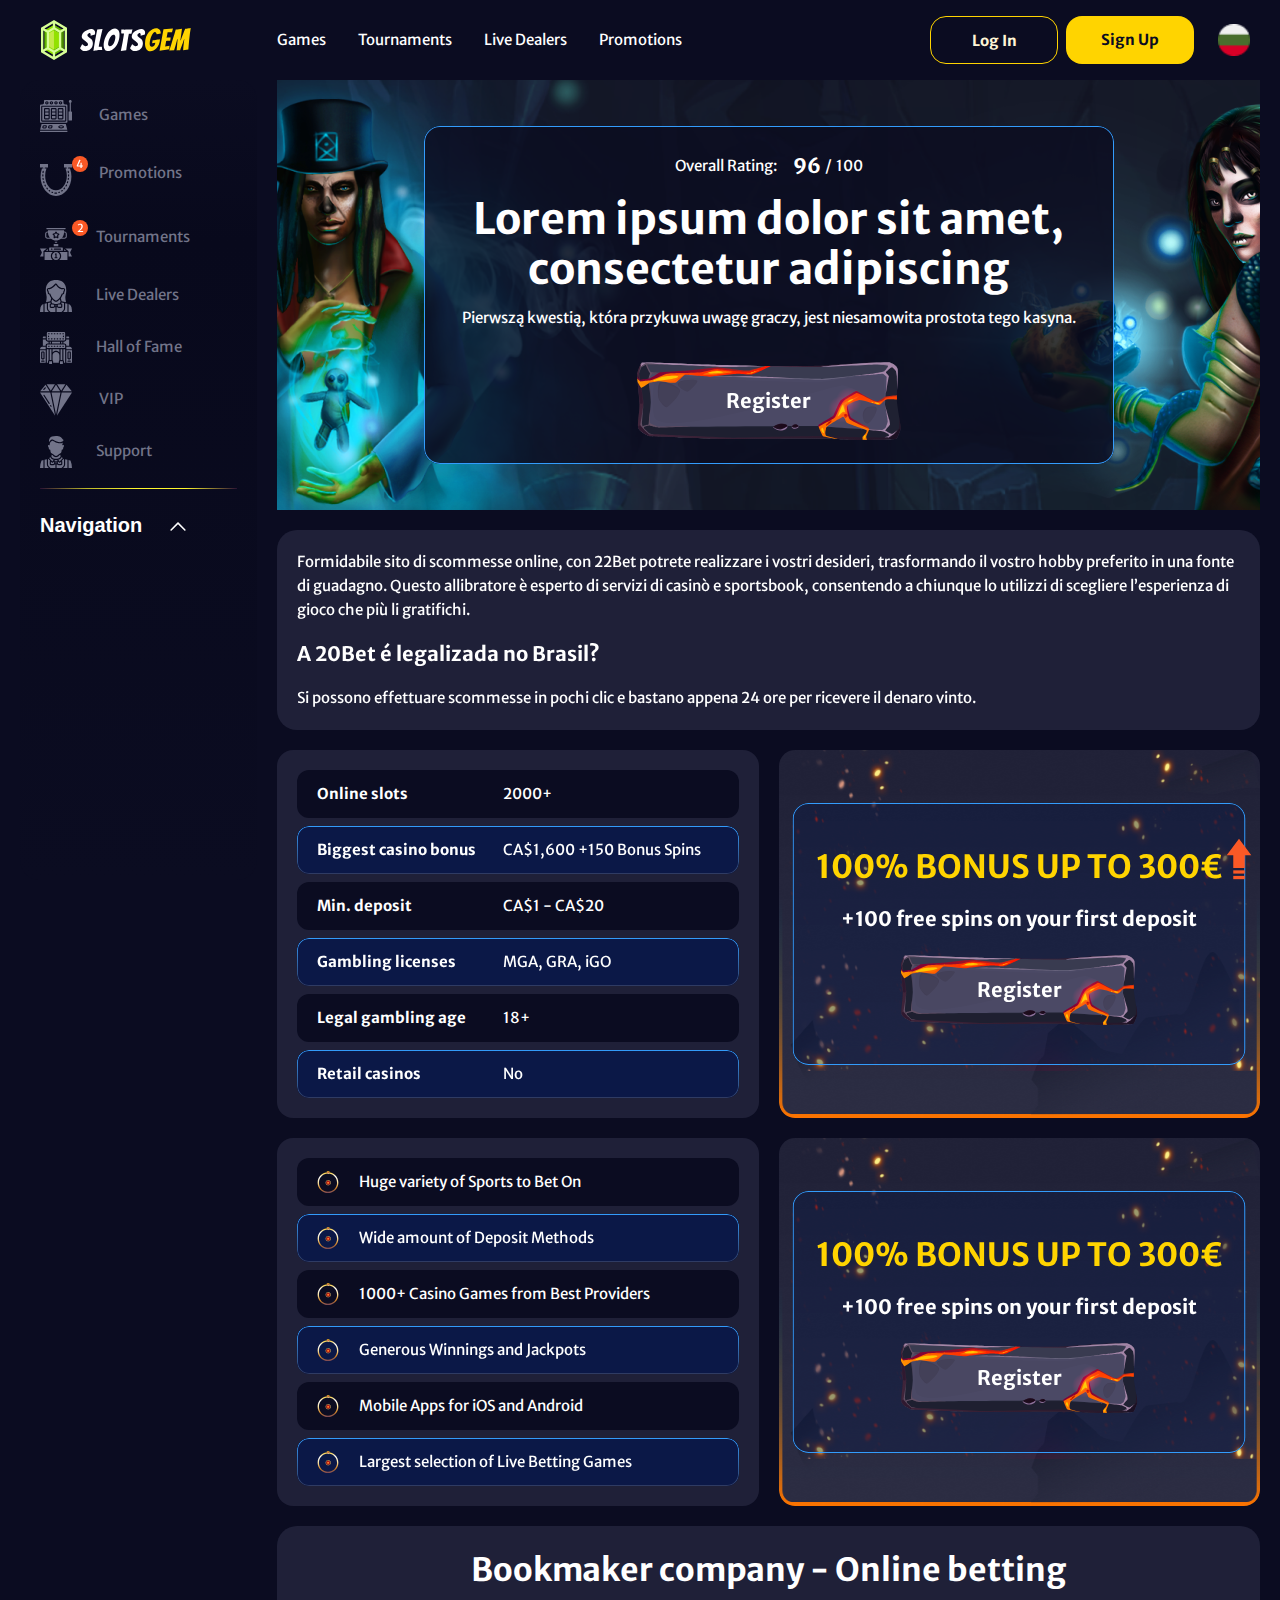
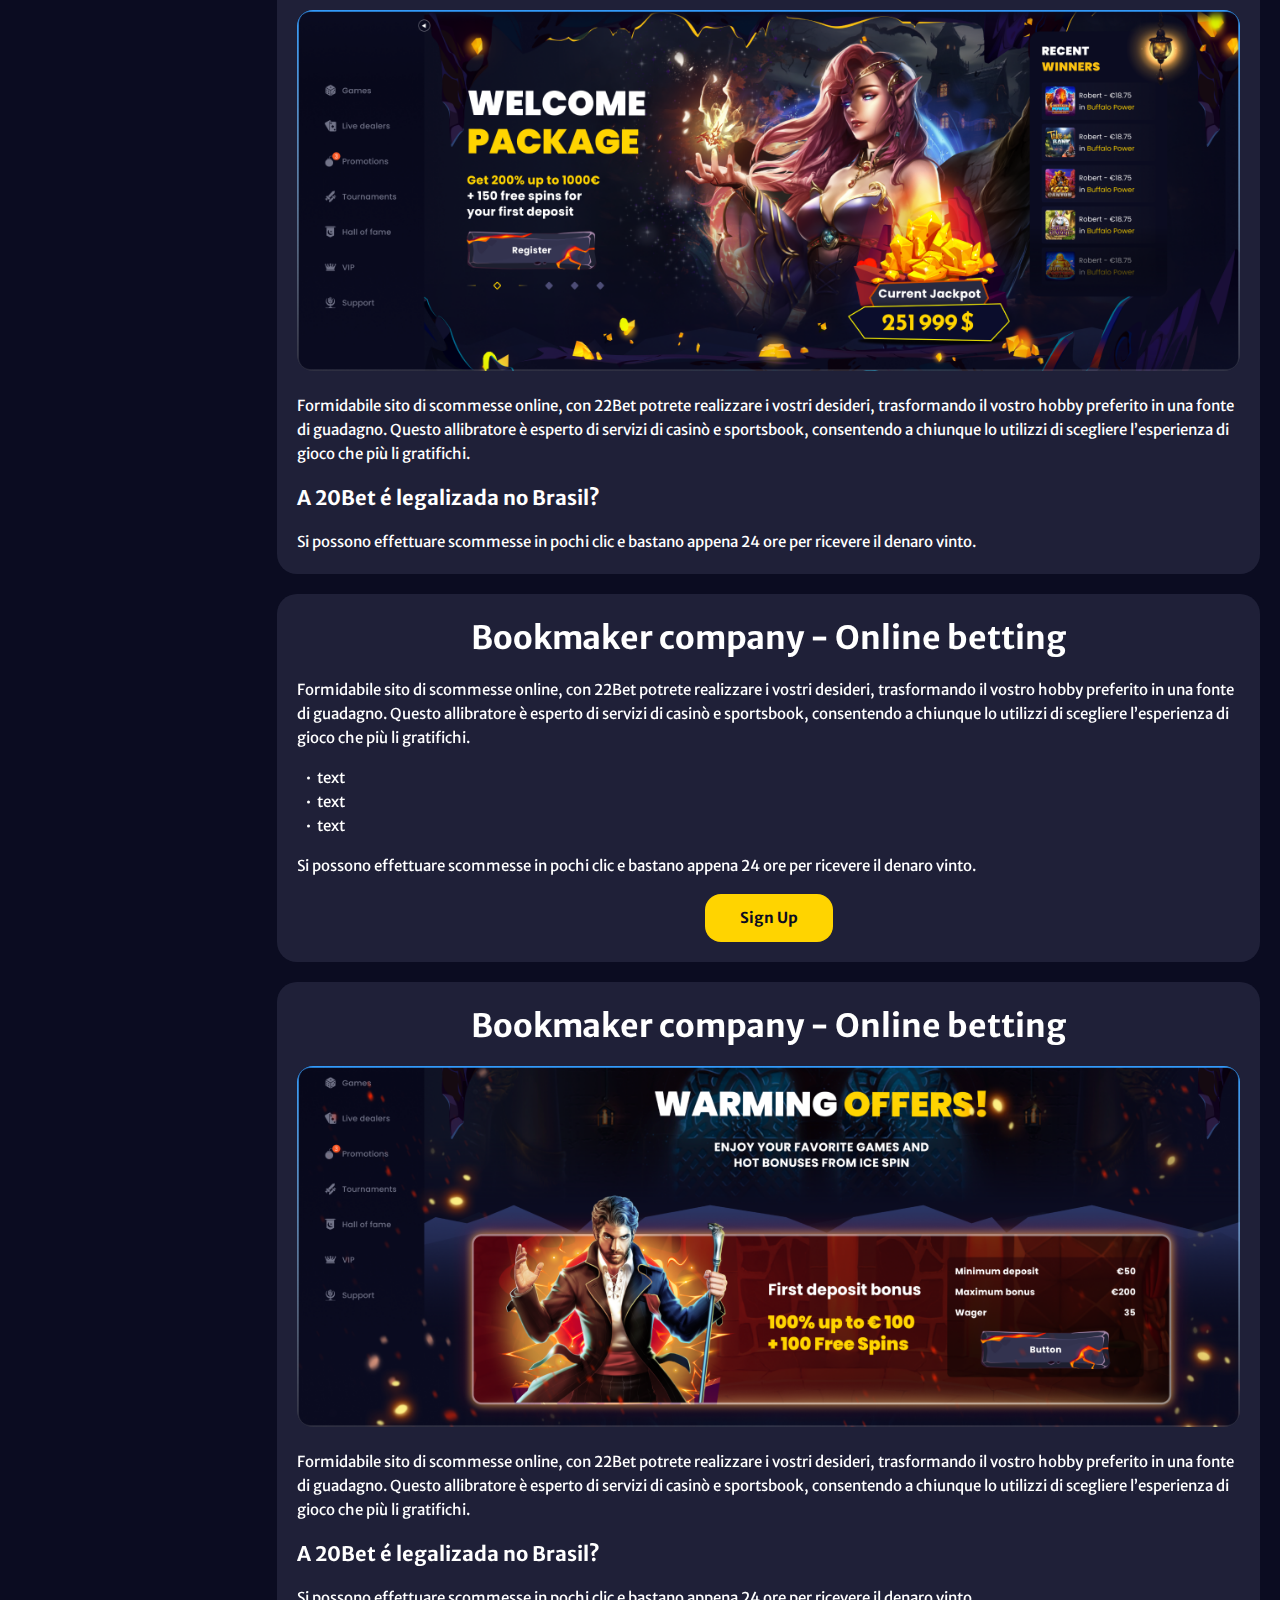
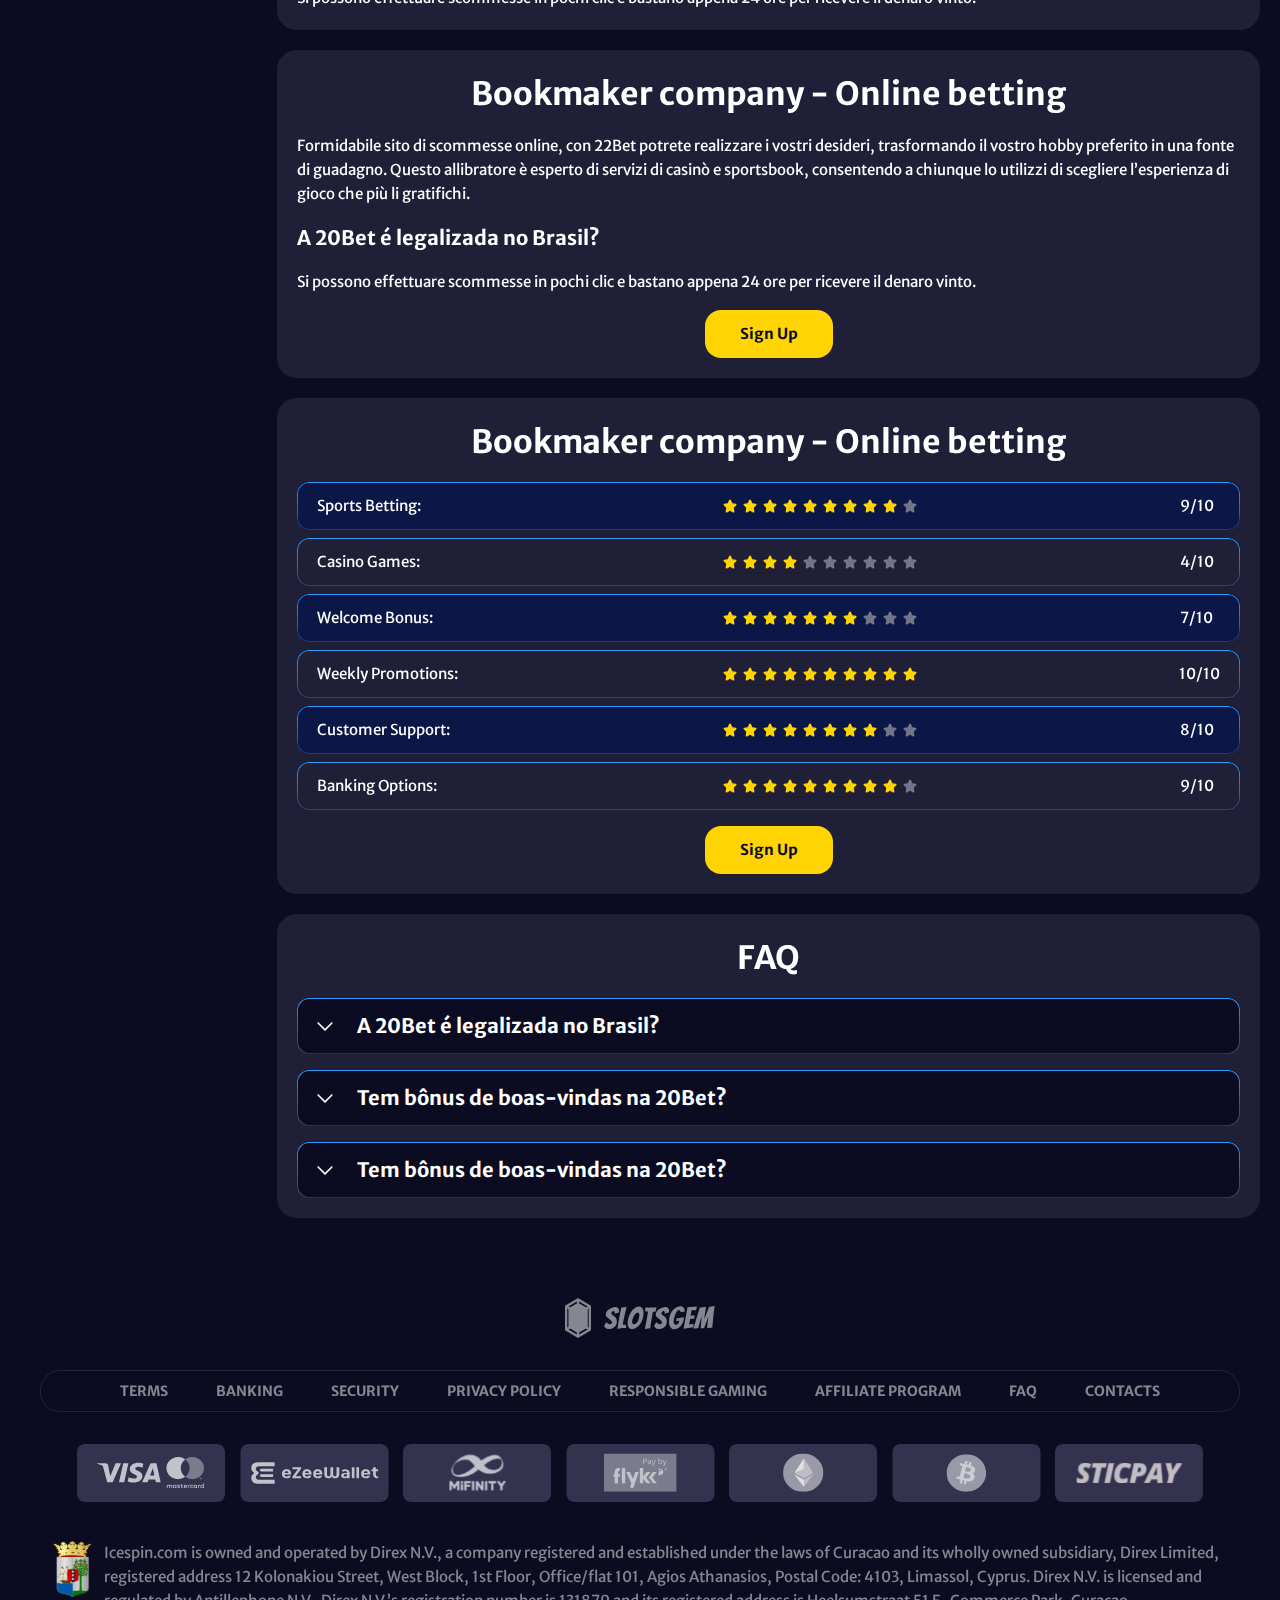
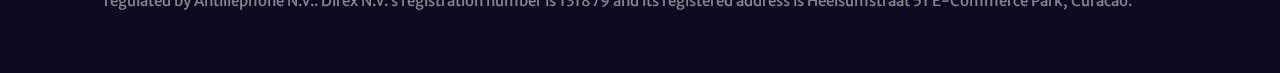
<file: index.html>
<!DOCTYPE html>
<html lang="bg">
  <head>
    <meta charset="UTF-8" />
    <meta name="viewport" content="width=device-width, initial-scale=1.0" />
    <title>Lorem ipsum dolor sit amet, consectetur adipiscing</title>
    <meta
      name="description"
      content="Pierwszą kwestią, która przykuwa uwagę graczy, jest niesamowita prostota tego kasyna."
    />
    <meta property="og:site_name" content="Slotsgem Casino" />
    <meta
      property="og:title"
      content="Lorem ipsum dolor sit amet, consectetur adipiscing"
    />
    <meta property="og:type" content="website" />
    <meta property="og:url" content="http://slotsgem.bg/" />
    <meta property="og:image" content />
    <meta property="og:image:alt" content />
    <meta property="og:locale" content="bg" />
    <meta
      property="og:description"
      content="Pierwszą kwestią, która przykuwa uwagę graczy, jest niesamowita prostota tego kasyna."
    />
    <link rel="preconnect" href="https://fonts.googleapis.com" />
    <link rel="preconnect" href="https://fonts.gstatic.com" crossorigin />
    <link
      href="https://fonts.googleapis.com/css2?family=Merriweather+Sans:wght@300;400;500;600;700;800&display=swap"
      rel="stylesheet"
    />
    <link rel="stylesheet" href="./css/reset.css" />
    <link rel="stylesheet" href="./css/main.css" />
    <link rel="stylesheet" href="./css/media.css" />
    <link rel="icon" href="./images/Crystal.svg" type="image/x-icon" />
     <script src="https://code.jquery.com/jquery-3.6.1.min.js" integrity="sha256-o88AwQnZB+VDvE9tvIXrMQaPlFFSUTR+nldQm1LuPXQ=" crossorigin="anonymous"></script>
  </head>
  <body>
    <header class="header">
      <section class="content header__content">
        <a href="#" class="logo header__logo"
          ><img src="./images/logo.svg" alt="logo" title=""
        /></a>
        <button class="header__btn-menu">
          <svg
            width="16px"
            height="16px"
            viewBox="0 0 16 16"
            xmlns="http://www.w3.org/2000/svg"
          >
            <rect y="0" width="16" height="3" rx="1.5"></rect>
            <rect y="6.5" width="16" height="3" rx="1.5"></rect>
            <rect y="13" width="16" height="3" rx="1.5"></rect>
          </svg>
        </button>
        <nav class="menu header__menu">
          <ul class="header__menu-list">
            <li><a href="#">Games</a></li>
            <li><a href="#">Tournaments</a></li>
            <li><a href="#">Live dealers</a></li>
            <li><a href="#">Promotions</a></li>
          </ul>
          <div class="header__btn">
            <a
              href="#"
              class="header__button header__button-login header__btn-login"
              >Log in
            </a>
            <a
              href="#"
              class="header__button header__button-signin header__btn-signin"
              >Sign Up</a
            >
          </div>
        </nav>
        <a href="#" class="header__button header__button-login">Log in </a>
        <a href="#" class="header__button header__button-signin">Sign Up</a>

        <a class="header__country" href="#">
          <span><img src="./images/flag.png" alt="Sweden Flag" title /></span>
        </a>
      </section>
    </header>
 <main class="main">
        <aside class="sidebar-wrapper">
            <section class="content sidebar">
              <nav class="menu sidebar__menu">
                <ul>
                    <li >
                        <a href="#" ><img src="./images/sidebar/games.svg" alt=" Games"  title/> Games </a>
                      </li>
                      <li >
                        <a href="#" > <img  src="./images/sidebar/promotions.svg"  alt="Promotions"  title/> Promotions</a>
                      </li>  
                      <li >
                        <a href="#" > <img  src="./images/sidebar/tournaments.svg"  alt="Tournaments"  title/>Tournaments</a>
                      </li>     
                      <li >
                        <a href="#" ><img src="./images/sidebar/live.svg" alt="Live Dealers"  title/>Live Dealers</a>
                      </li>
                      <li >
                        <a href="#" ><img src="./images/sidebar/hall.svg" alt="Hall of Fame" title>Hall of Fame</a>
                      </li>
                      <li >
                        <a href="" > <img src="./images/sidebar/vip.svg" alt="vip" title/> VIP</a>
                      </li>
                      <li >
                        <a href="" > <img src="./images/sidebar/support.svg" alt="Support" title/>Support</a>
                      </li>
                </ul>
              </nav>
    
              <button class="sidebar__links-button">
                Navigation 
              </button>
              <div class="sidebar__links">
                <ul class="sidebar__links-list">
                    <li ><a  href="#" title>Review of 22Bet</a></li>
                    <li ><a  href="#" title>Registration</a></li>
                    <li ><a  href="#" title>22Bet Betting Expert Reviews</a></li>
                    <li ><a  href="#" title>Layouts and navigation</a></li>
                    <li ><a  href="#" title>Sports betting</a></li>
                    <li ><a  href="#" title>Sports offers</a></li>
                    <li ><a  href="#" title>Live betting</a></li>
                    <li ><a  href="#" title>Cash out</a></li>
                    <li ><a  href="#" title>Live stream</a></li>
                </ul>
              </div>
            </section>
          </aside>
    
          <section class="content__wrapper">
            <section class="content hero hero__content">
              <div class="background hero__background">
                <img src="./images/main/bg-main.png" alt="hero" title />
              </div>
    
              <div class="hero__data">
                <div
                  class="hero__rating"
                  itemscope
                  itemtype="http://schema.org/Game"
                >
                  <p>Overall Rating:</p>
                  <meta itemprop="name" content="https://20bett.co/" />
                  <span
                    itemprop="aggregateRating"
                    itemscope
                    itemtype="http://schema.org/AggregateRating"
                  >
                    <span itemprop="ratingValue"> 96 </span>
                    <span> / </span>
                    <span itemprop="bestRating"> 100 </span>
                    <meta itemprop="reviewCount" content="100" />
                  </span>
                </div>
                <h1 class="title general hero__title">
                    Lorem ipsum dolor sit amet, consectetur adipiscing 
                </h1>
                <p class="hero__text">Pierwszą kwestią, która przykuwa uwagę graczy, jest niesamowita prostota tego kasyna.</p>
    
                <a href="#" class="button hero__button">Register</a>
              </div>
            </section>
            <section class="content page-nav">
              <div class="page-nav-button sidebar__links-button">
                Navigation 
              </div>
              <ul class="page-nav-list sidebar__links-list">
               
                <li ><a  href="#" title>Review of 22Bet</a></li>
                <li ><a  href="#" title>Registration</a></li>
                <li ><a  href="#" title>22Bet Betting Expert Reviews</a></li>
                <li ><a  href="#" title>Layouts and navigation</a></li>
                <li ><a  href="#" title>Sports betting</a></li>
                <li ><a  href="#" title>Sports offers</a></li>
                <li ><a  href="#" title>Live betting</a></li>
                <li ><a  href="#" title>Cash out</a></li>
                <li ><a  href="#" title>Live stream</a></li>
              </ul>
            </section>
            <section class="content article ">
          
                <p >
                  Formidabile sito di scommesse online, con 22Bet potrete realizzare i
                  vostri desideri, trasformando il vostro hobby preferito in una fonte
                  di guadagno. Questo allibratore è esperto di servizi di casinò e
                  sportsbook, consentendo a chiunque lo utilizzi di scegliere
                  l’esperienza di gioco che più li gratifichi.
                </p>
                <h2 class="article__subtitle">A 20Bet é legalizada no Brasil?</h2>
                <p >
                  Si possono effettuare scommesse in pochi clic e bastano appena 24 ore
                  per ricevere il denaro vinto.
                </p>
              </section> 
              <section class=" features">
               <div class="content__wrapp">
                <div class="features__list features__table"> 
                    <table>
                      <tbody>
                        <tr>
                          <td>Online slots</td>
                          <td>2000+</td>
                        </tr>
                        <tr>
                          <td>Biggest casino bonus</td>
                          <td>CA$1,600 +150 Bonus Spins</td>
                        </tr>
                        <tr>
                          <td>Min. deposit</td>
                          <td>CA$1 - CA$20</td>
                        </tr>
                        <tr>
                          <td>Gambling licenses</td>
                          <td>MGA, GRA, iGO</td>
                        </tr>
                        <tr>
                          <td>Legal gambling age</td>
                          <td>18+</td>
                        </tr>
                        <tr>
                          <td>Retail casinos</td>
                          <td>No</td>
                        </tr>
                      </tbody>
                    </table>
                  </div>
                 <section class="features__wrapp">
                
                      <div class=" features-banner__background">
                        <img src="./images/main/bg-features.png" alt="background" title>
                      </div>
                     <div class="features-banner__data">
                        <h2 class=" title   features-banner__title">100% BONUS UP TO 300€ </br> <span class=" features-banner__subtitle">+100 free spins on your first deposit</ы></h3>
                        
                        <a href="#" class="button features__button ">Register</a>
                     
                     </div>
               </section>
              </section> 
              <section class=" features">
                <div class="content__wrapp">
                  <ul class="features__list features__item">
                    <li >Huge variety of Sports to Bet On</li>
                    <li >Wide amount of Deposit Methods</li>
                    <li >1000+ Casino Games from Best Providers</li>
                    <li >Generous Winnings and Jackpots</li>
                    <li >Mobile Apps for iOS and Android</li>
                    <li >Largest selection of Live Betting Games</li>
                </ul>
                  <section class="features__wrapp">
                 
                       <div class=" features-banner__background">
                         <img src="./images/main/bg-features.png" alt="background" title>
                       </div>
                      <div class="features-banner__data">
                         <h2 class=" title   features-banner__title">100% BONUS UP TO 300€ </br> <span class=" features-banner__subtitle">+100 free spins on your first deposit</ы></h3>
                         
                         <a href="#" class="button features__button ">Register</a>
                      
                      </div>
                </section>
               </section> 
             <section class=" content article">
                <h2 class="article__title high title">Bookmaker company - Online betting</h2>
                <div class="images">
                  <img
                  src="./images/main/image-main1.png"
                  alt="images" title
                  class=""
                  
                />
                </div>
                <p class="">
                  Formidabile sito di scommesse online, con 22Bet potrete realizzare i
                  vostri desideri, trasformando il vostro hobby preferito in una fonte
                  di guadagno. Questo allibratore è esperto di servizi di casinò e
                  sportsbook, consentendo a chiunque lo utilizzi di scegliere
                  l’esperienza di gioco che più li gratifichi.
                </p>
                <h3 >A 20Bet é legalizada no Brasil?</h3>
                <p >
                  Si possono effettuare scommesse in pochi clic e bastano appena 24 ore
                  per ricevere il denaro vinto.
                </p>
              </section>
              <section class=" content article ">
                <h2 class="article__title high title">Bookmaker company - Online betting</h2>
                <p >
                  Formidabile sito di scommesse online, con 22Bet potrete realizzare i
                  vostri desideri, trasformando il vostro hobby preferito in una fonte
                  di guadagno. Questo allibratore è esperto di servizi di casinò e
                  sportsbook, consentendo a chiunque lo utilizzi di scegliere
                  l’esperienza di gioco che più li gratifichi.
                </p>
                <ul>
                  <li >text</li>
                  <li >text</li>
                  <li >text</li>
                </ul>
                
                <p >
                  Si possono effettuare scommesse in pochi clic e bastano appena 24 ore
                  per ricevere il denaro vinto.
                </p>
                <a href="#" class="header__button  article__button">Sign Up</a>
              </section>
              <section class=" content article">
                <h2 class="article__title high title">Bookmaker company - Online betting</h2>
                <div class="images">
                  <img
                  src="./images/main/image-main2.png"
                  alt="images" title
                  class=""
                  
                />
                </div>
                <p class="">
                  Formidabile sito di scommesse online, con 22Bet potrete realizzare i
                  vostri desideri, trasformando il vostro hobby preferito in una fonte
                  di guadagno. Questo allibratore è esperto di servizi di casinò e
                  sportsbook, consentendo a chiunque lo utilizzi di scegliere
                  l’esperienza di gioco che più li gratifichi.
                </p>
                <h3 >A 20Bet é legalizada no Brasil?</h3>
                <p >
                  Si possono effettuare scommesse in pochi clic e bastano appena 24 ore
                  per ricevere il denaro vinto.
                </p>
              </section>
              <section class=" content article ">
                <h2 class="article__title high title">Bookmaker company - Online betting</h2>
                <p >
                  Formidabile sito di scommesse online, con 22Bet potrete realizzare i
                  vostri desideri, trasformando il vostro hobby preferito in una fonte
                  di guadagno. Questo allibratore è esperto di servizi di casinò e
                  sportsbook, consentendo a chiunque lo utilizzi di scegliere
                  l’esperienza di gioco che più li gratifichi.
                </p>
                <h3>A 20Bet é legalizada no Brasil?</h3>
                
                <p >
                  Si possono effettuare scommesse in pochi clic e bastano appena 24 ore
                  per ricevere il denaro vinto.
                </p>
                <a href="#" class="header__button article__button">Sign Up</a>
              </section>
             <section class="content ratings ">
                <h2 class="ratings__title title high">
                  Bookmaker company - Online betting
                </h2>
                
            <div class="ratings__wrap">
              <div class="rating__table table">
                <table>
                  <tr>
                    <td>Sports Betting:</td>
                    <td>
                      <img src="./images/main/star-ratings-gold.svg" alt="stars" title>
                      <img src="./images/main/star-ratings-gold.svg" alt="stars" title>
                      <img src="./images/main/star-ratings-gold.svg" alt="stars" title>
                      <img src="./images/main/star-ratings-gold.svg" alt="stars" title>
                      <img src="./images/main/star-ratings-gold.svg" alt="stars" title>
                      <img src="./images/main/star-ratings-gold.svg" alt="stars" title>
                      <img src="./images/main/star-ratings-gold.svg" alt="stars" title>
                      <img src="./images/main/star-ratings-gold.svg" alt="stars" title>
                      <img src="./images/main/star-ratings-gold.svg" alt="stars" title>
                      <img src="./images/main/star-ratings-grey.svg" alt="stars" title>
                    </td>
                    <td>9/10</td>
                  </tr>
    
                  <tr>
                    <td>Casino Games:</td>
                    <td>
                        <img src="./images/main/star-ratings-gold.svg" alt="stars" title>
                        <img src="./images/main/star-ratings-gold.svg" alt="stars" title>
                        <img src="./images/main/star-ratings-gold.svg" alt="stars" title>
                        <img src="./images/main/star-ratings-gold.svg" alt="stars" title>
                        <img src="./images/main/star-ratings-grey.svg" alt="stars" title>
                        <img src="./images/main/star-ratings-grey.svg" alt="stars" title>
                        <img src="./images/main/star-ratings-grey.svg" alt="stars" title>
                        <img src="./images/main/star-ratings-grey.svg" alt="stars" title>
                        <img src="./images/main/star-ratings-grey.svg" alt="stars" title>
                        <img src="./images/main/star-ratings-grey.svg" alt="stars" title>
                    </td>
                    <td>4/10</td>
                  </tr>
    
                  <tr> 
                    <td>Welcome Bonus:</td>
                    <td>
                        <img src="./images/main/star-ratings-gold.svg" alt="stars" title>
                        <img src="./images/main/star-ratings-gold.svg" alt="stars" title>
                        <img src="./images/main/star-ratings-gold.svg" alt="stars" title>
                        <img src="./images/main/star-ratings-gold.svg" alt="stars" title>
                        <img src="./images/main/star-ratings-gold.svg" alt="stars" title>
                        <img src="./images/main/star-ratings-gold.svg" alt="stars" title>
                        <img src="./images/main/star-ratings-gold.svg" alt="stars" title>
                        <img src="./images/main/star-ratings-grey.svg" alt="stars" title>
                        <img src="./images/main/star-ratings-grey.svg" alt="stars" title>
                        <img src="./images/main/star-ratings-grey.svg" alt="stars" title>
                    </td>
                    <td>7/10</td>
                  </tr>
    
                  <tr>
                    <td>Weekly Promotions:</td>
                    <td>
                        <img src="./images/main/star-ratings-gold.svg" alt="stars" title>
                        <img src="./images/main/star-ratings-gold.svg" alt="stars" title>
                        <img src="./images/main/star-ratings-gold.svg" alt="stars" title>
                        <img src="./images/main/star-ratings-gold.svg" alt="stars" title>
                        <img src="./images/main/star-ratings-gold.svg" alt="stars" title>
                        <img src="./images/main/star-ratings-gold.svg" alt="stars" title>
                        <img src="./images/main/star-ratings-gold.svg" alt="stars" title>
                        <img src="./images/main/star-ratings-gold.svg" alt="stars" title>
                        <img src="./images/main/star-ratings-gold.svg" alt="stars" title>
                        <img src="./images/main/star-ratings-gold.svg" alt="stars" title>
                    </td>
                    <td>10/10</td>
                  </tr>
    
                  <tr>
                    <td>Customer Support:</td>
                    <td>
                        <img src="./images/main/star-ratings-gold.svg" alt="stars" title>
                        <img src="./images/main/star-ratings-gold.svg" alt="stars" title>
                        <img src="./images/main/star-ratings-gold.svg" alt="stars" title>
                        <img src="./images/main/star-ratings-gold.svg" alt="stars" title>
                        <img src="./images/main/star-ratings-gold.svg" alt="stars" title>
                        <img src="./images/main/star-ratings-gold.svg" alt="stars" title>
                        <img src="./images/main/star-ratings-gold.svg" alt="stars" title>
                        <img src="./images/main/star-ratings-gold.svg" alt="stars" title>
                        <img src="./images/main/star-ratings-grey.svg" alt="stars" title>
                        <img src="./images/main/star-ratings-grey.svg" alt="stars" title>
                    </td>
                    <td>8/10</td>
                  </tr>
    
                  <tr>
                    <td>Banking Options:</td>
                    <td>
                        <img src="./images/main/star-ratings-gold.svg" alt="stars" title>
                        <img src="./images/main/star-ratings-gold.svg" alt="stars" title>
                        <img src="./images/main/star-ratings-gold.svg" alt="stars" title>
                        <img src="./images/main/star-ratings-gold.svg" alt="stars" title>
                        <img src="./images/main/star-ratings-gold.svg" alt="stars" title>
                        <img src="./images/main/star-ratings-gold.svg" alt="stars" title>
                        <img src="./images/main/star-ratings-gold.svg" alt="stars" title>
                        <img src="./images/main/star-ratings-gold.svg" alt="stars" title>
                        <img src="./images/main/star-ratings-gold.svg" alt="stars" title>
                        <img src="./images/main/star-ratings-grey.svg" alt="stars" title>
                    </td>
                    <td>9/10</td>
                  </tr>
                </table>
              </div>
              
            </div>
              <a href="#" class="header__button ratings__button">Sign Up</a>
              </section>
               <section class="content faq ">
                <h2 class="title high faq__title ">FAQ</h2>
                <ul class="faq__list " itemscope itemtype="https://schema.org/FAQPage">
                  <li class="faq__item"  itemscope itemprop="mainEntity" itemtype="https://schema.org/Question">
                    <h3 class="title medium faq__subtitle js-button-expander"  itemprop="name">A 20Bet é legalizada no Brasil?
                     </h3>
                    <div  class="faq__answer js-expand-content" itemscope  itemprop="acceptedAnswer" itemtype="https://schema.org/Answer">
                      <p  itemprop="text">
                       Sim, disponível para sistemas operacionais iOS e Android.
                      </p>
                    </div>
                  </li>
                  <li class="faq__item"  itemscope itemprop="mainEntity" itemtype="https://schema.org/Question">
                    <h3 class="title medium faq__subtitle js-button-expander"  itemprop="name">Tem bônus de boas-vindas na 20Bet?</h3>
                    <div class="faq__answer js-expand-content" itemscope  itemprop="acceptedAnswer" itemtype="https://schema.org/Answer">
                      <p  itemprop="text">
                        Sim, disponível para sistemas operacionais iOS e Android.
                      </p>
                    </div>
                  </li> 
                   <li class="faq__item"  itemscope itemprop="mainEntity" itemtype="https://schema.org/Question">
                    <h3 class="title medium faq__subtitle js-button-expander"  itemprop="name">Tem bônus de boas-vindas na 20Bet?</h3>
                    <div class="faq__answer js-expand-content" itemscope  itemprop="acceptedAnswer" itemtype="https://schema.org/Answer">
                      <p  itemprop="text">
                       Sim, disponível para sistemas operacionais iOS e Android.
                      </p>
                    </div>
                  </li> 
                  
                </ul>
              </section> 
              <div class=""  onclick="scrollToTop()">
                <button class="main__arrow" id="scrollToTopBtn"></button>
              </div> 
          </section>
    
    </main> 
    <footer class="footer">
      <section class="content footer__content">
        <a href="#" class="logo footer__logo"
          ><img src="./images/footer-logo.svg" alt="logo" title
        /></a>
        <ul class="footer__menu">
          <li><a href="#">TERMS</a></li>
          <li><a href="#">BANKING</a></li>
          <li><a href="#">SECURITY</a></li>
          <li><a href="#">PRIVACY POLICY</a></li>
          <li><a href="#">RESPONSIBLE GAMING</a></li>
          <li><a href="#">AFFILIATE PROGRAM</a></li>
          <li><a href="#">FAQ</a></li>
          <li><a href="#">CONTACTS</a></li>
        </ul>
        <ul class="footer__cards">
          <li>
            <a href="#"><img src="./images/visa.svg" alt="cards" title /></a>
          </li>
          <li>
            <a href="#"><img src="./images/ezee.svg" alt="cards" title /></a>
          </li>
          <li>
            <a href="#"
              ><img src="./images/mifinity.svg" alt="cards" title
            /></a>
          </li>
          <li>
            <a href="#"><img src="./images/flyk.svg" alt="cards" title /></a>
          </li>
          <li>
            <a href="#"><img src="./images/Frame.svg" alt="cards" title /></a>
          </li>
          <li>
            <a href="#"><img src="./images/bitcoin.svg" alt="cards" title /></a>
          </li>
          <li>
            <a href="#"><img src="./images/sticpay.svg" alt="cards" title /></a>
          </li>
        </ul>
        <div class="footer__wrap">
          <img src="./images/footer-frame.svg" alt="logo" title />
          <p>
            Icespin.com is owned and operated by Direx N.V., a company
            registered and established under the laws of Curacao and its wholly
            owned subsidiary, Direx Limited, registered address 12 Kolonakiou
            Street, West Block, 1st Floor, Office/flat 101, Agios Athanasios,
            Postal Code: 4103, Limassol, Cyprus. Direx N.V. is licensed and
            regulated by Antillephone N.V.. Direx N.V.’s registration number is
            131879 and its registered address is Heelsumstraat 51 E-Commerce
            Park, Curacao.
          </p>
        </div>
      </section>
    </footer>
    <script src="./js/sidebar.js" defer></script>
    <script src="./js/arrowUp.js" defer></script>
    <script src="./js/expander.js" defer></script>
    <script src="./js/mobile-menu.js" defer></script>
  </body>
</html>
</file>
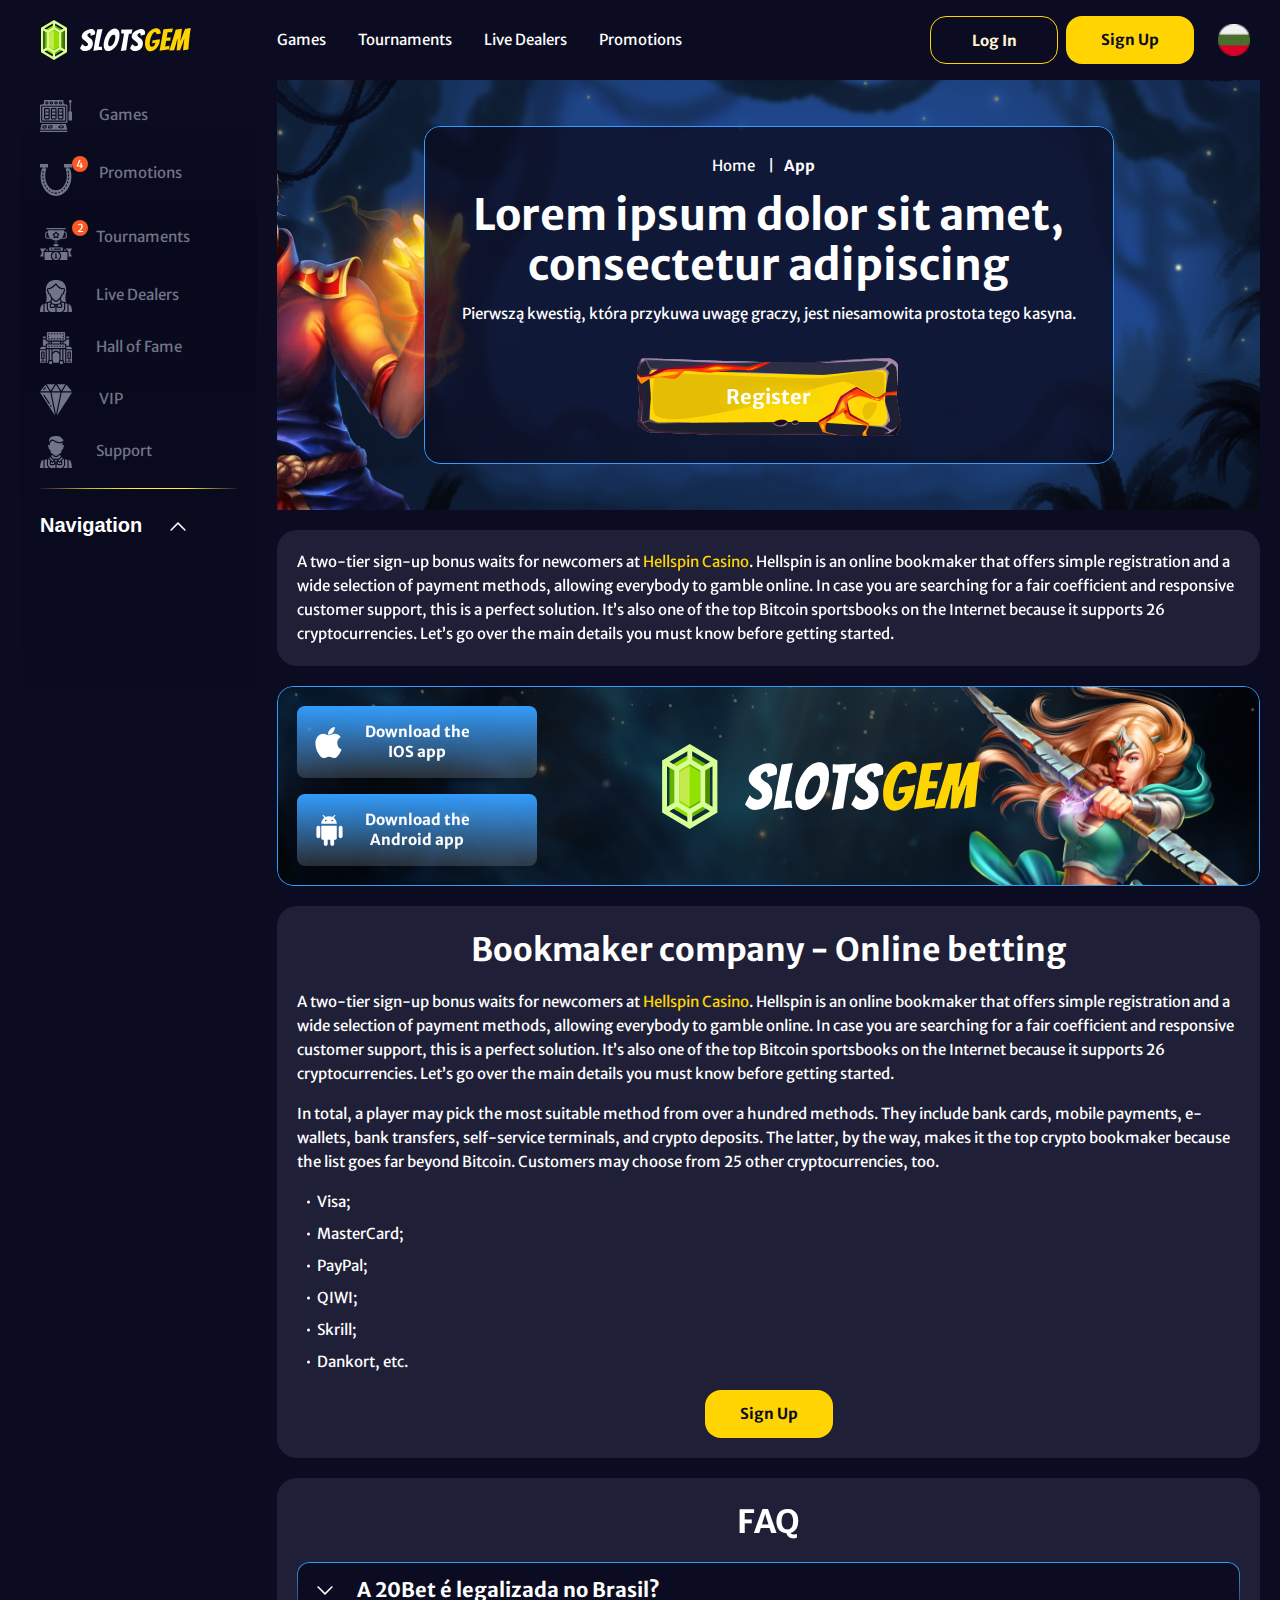
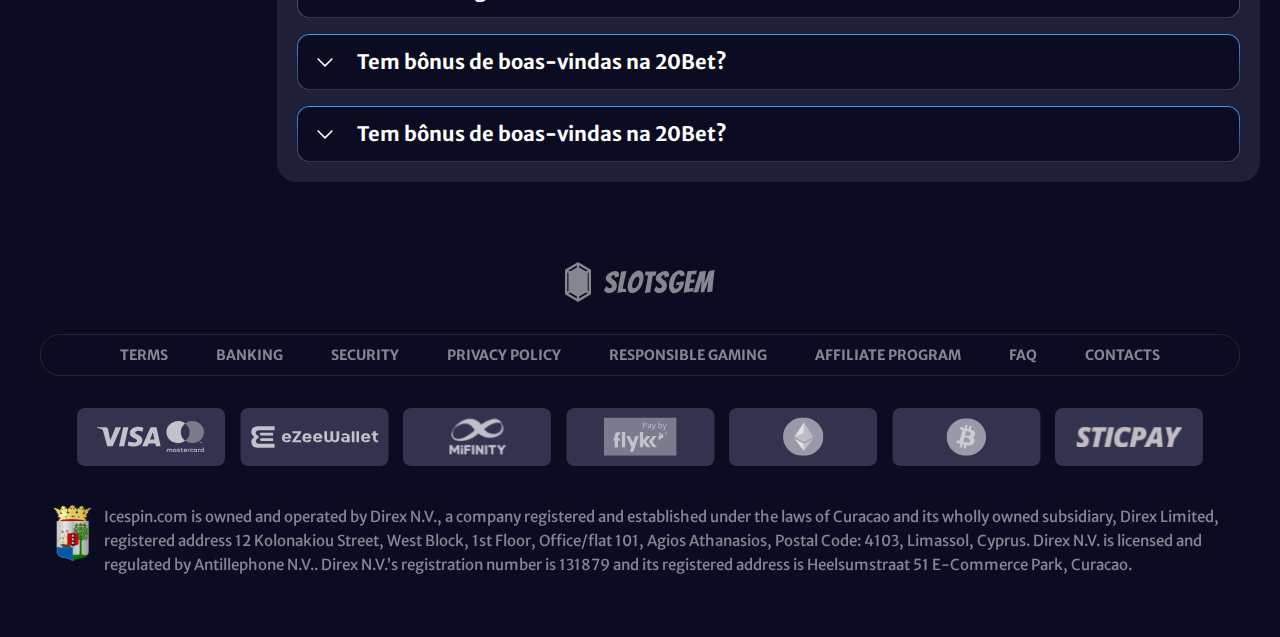
<file: app.html>
<!DOCTYPE html>
<html lang="bg">
  <head>
    <meta charset="UTF-8" />
    <meta name="viewport" content="width=device-width, initial-scale=1.0" />
    <title>Lorem ipsum dolor sit amet, consectetur adipiscing</title>
    <meta
      name="description"
      content="Pierwszą kwestią, która przykuwa uwagę graczy, jest niesamowita prostota tego kasyna."
    />
    <meta property="og:site_name" content="Slotsgem Casino" />
    <meta
      property="og:title"
      content="Lorem ipsum dolor sit amet, consectetur adipiscing"
    />
    <meta property="og:type" content="website" />
    <meta property="og:url" content="http://slotsgem.bg/" />
    <meta property="og:image" content />
    <meta property="og:image:alt" content />
    <meta property="og:locale" content="bg" />
    <meta
      property="og:description"
      content="Pierwszą kwestią, która przykuwa uwagę graczy, jest niesamowita prostota tego kasyna."
    />
    <link rel="preconnect" href="https://fonts.googleapis.com" />
    <link rel="preconnect" href="https://fonts.gstatic.com" crossorigin />
    <link
      href="https://fonts.googleapis.com/css2?family=Merriweather+Sans:wght@300;400;500;600;700;800&display=swap"
      rel="stylesheet"
    />
    <link rel="stylesheet" href="./css/reset.css" />
    <link rel="stylesheet" href="./css/main.css" />
    <link rel="stylesheet" href="./css/media.css" />
    <link rel="icon" href="./images/Crystal.svg" type="image/x-icon" />
    <script
      src="https://code.jquery.com/jquery-3.6.1.min.js"
      integrity="sha256-o88AwQnZB+VDvE9tvIXrMQaPlFFSUTR+nldQm1LuPXQ="
      crossorigin="anonymous"
    ></script>
  </head>
  <body>
    <header class="header">
      <section class="content header__content">
        <a href="#" class="logo header__logo"
          ><img src="./images/logo.svg" alt="logo" title=""
        /></a>
        <button class="header__btn-menu">
          <svg
            width="16px"
            height="16px"
            viewBox="0 0 16 16"
            xmlns="http://www.w3.org/2000/svg"
          >
            <rect y="0" width="16" height="3" rx="1.5"></rect>
            <rect y="6.5" width="16" height="3" rx="1.5"></rect>
            <rect y="13" width="16" height="3" rx="1.5"></rect>
          </svg>
        </button>
        <nav class="menu header__menu">
          <ul class="header__menu-list">
            <li><a href="#">Games</a></li>
            <li><a href="#">Tournaments</a></li>
            <li><a href="#">Live dealers</a></li>
            <li><a href="#">Promotions</a></li>
          </ul>
          <div class="header__btn">
            <a
              href="#"
              class="header__button header__button-login header__btn-login"
              >Log in
            </a>
            <a
              href="#"
              class="header__button header__button-signin header__btn-signin"
              >Sign Up</a
            >
          </div>
        </nav>
        <a href="#" class="header__button header__button-login">Log in </a>
        <a href="#" class="header__button header__button-signin">Sign Up</a>

        <a class="header__country" href="#">
          <span><img src="./images/flag.png" alt="Sweden Flag" title /></span>
        </a>
      </section>
    </header>
    <main class="main">
      <aside class="sidebar-wrapper">
        <section class="content sidebar">
          <nav class="menu sidebar__menu">
            <ul>
              <li>
                <a href="#"
                  ><img src="./images/sidebar/games.svg" alt=" Games" title />
                  Games
                </a>
              </li>
              <li>
                <a href="#">
                  <img
                    src="./images/sidebar/promotions.svg"
                    alt="Promotions"
                    title
                  />
                  Promotions</a
                >
              </li>
              <li>
                <a href="#">
                  <img
                    src="./images/sidebar/tournaments.svg"
                    alt="Tournaments"
                    title
                  />Tournaments</a
                >
              </li>
              <li>
                <a href="#"
                  ><img
                    src="./images/sidebar/live.svg"
                    alt="Live Dealers"
                    title
                  />Live Dealers</a
                >
              </li>
              <li>
                <a href="#"
                  ><img
                    src="./images/sidebar/hall.svg"
                    alt="Hall of Fame"
                    title
                  />Hall of Fame</a
                >
              </li>
              <li>
                <a href="">
                  <img src="./images/sidebar/vip.svg" alt="vip" title /> VIP</a
                >
              </li>
              <li>
                <a href="">
                  <img
                    src="./images/sidebar/support.svg"
                    alt="Support"
                    title
                  />Support</a
                >
              </li>
            </ul>
          </nav>

          <button class="sidebar__links-button">Navigation</button>
          <div class="sidebar__links">
            <ul class="sidebar__links-list">
              <li><a href="#" title>Review of 22Bet</a></li>
              <li><a href="#" title>Registration</a></li>
              <li><a href="#" title>22Bet Betting Expert Reviews</a></li>
              <li><a href="#" title>Layouts and navigation</a></li>
              <li><a href="#" title>Sports betting</a></li>
              <li><a href="#" title>Sports offers</a></li>
              <li><a href="#" title>Live betting</a></li>
              <li><a href="#" title>Cash out</a></li>
              <li><a href="#" title>Live stream</a></li>
            </ul>
          </div>
        </section>
      </aside>

      <section class="content__wrapper">
        <section class="content hero hero__app">
          <div class="background hero__background">
            <img src="./images/app/bg-app.png" alt="hero" title />
          </div>

          <div class="hero__data hero__data-app">
            <ul
              class="breadcrumbs"
              itemscope
              itemtype="https://schema.org/BreadcrumbList"
            >
              <li
                itemprop="itemListElement"
                itemscope
                itemtype="https://schema.org/ListItem"
              >
                <a href="#" itemprop="item">
                  <span itemprop="name">Home</span></a
                >
                <meta itemprop="position" content="1" />
              </li>
              <li
                itemprop="itemListElement"
                itemscope
                itemtype="https://schema.org/ListItem"
              >
                <a itemprop="item"> <span itemprop="name">App</span></a>
                <meta itemprop="position" content="2" />
              </li>
            </ul>
            <h1 class="title general hero__title">
              Lorem ipsum dolor sit amet, consectetur adipiscing
            </h1>
            <p class="hero__text">Pierwszą kwestią, która przykuwa uwagę graczy, jest niesamowita prostota tego kasyna.</p>
            <a href="#" class="button-page hero__button">Register</a>
          </div>
        </section>
        <section class="content page-nav">
          <div class="page-nav-button sidebar__links-button">Navigation</div>
          <ul class="page-nav-list sidebar__links-list">
            <li><a href="#" title>Review of 22Bet</a></li>
            <li><a href="#" title>Registration</a></li>
            <li><a href="#" title>22Bet Betting Expert Reviews</a></li>
            <li><a href="#" title>Layouts and navigation</a></li>
            <li><a href="#" title>Sports betting</a></li>
            <li><a href="#" title>Sports offers</a></li>
            <li><a href="#" title>Live betting</a></li>
            <li><a href="#" title>Cash out</a></li>
            <li><a href="#" title>Live stream</a></li>
          </ul>
        </section>
        <section class="content article">
          <p>
            A two-tier sign-up bonus waits for newcomers at
            <a href="#" class="article__link">Hellspin Casino</a>. Hellspin is
            an online bookmaker that offers simple registration and a wide
            selection of payment methods, allowing everybody to gamble online.
            In case you are searching for a fair coefficient and responsive
            customer support, this is a perfect solution. It’s also one of the
            top Bitcoin sportsbooks on the Internet because it supports 26
            cryptocurrencies. Let’s go over the main details you must know
            before getting started.
          </p>
        </section>
        <section class="content banner banner__app">
          <div class="background banner__background-app">
            <img src="./images/app/banner-app.png" alt="banner" title />
          </div>
          <div class="banner__content banner__content-app">
            <div class="button__wrap-app">
              <a href="#" class="banner__btn banner__btn-app">
              Download 
              the IOS app
              </a>
              <a href="#" class="banner__btn banner__btn-google"
                >Download the Android app</a
              >
            </div>
            <a href="#" class="logo banner__logo"
              ><img src="./images/app/banner__logo.svg" alt="logo" title=""
            /></a>
            
          </div>
        </section>
        <section class="content article">
          <h2 class="article__title high title">
            Bookmaker company - Online betting
          </h2>
          <p>
            A two-tier sign-up bonus waits for newcomers at
            <a href="#" class="article__link">Hellspin Casino</a>. Hellspin is
            an online bookmaker that offers simple registration and a wide
            selection of payment methods, allowing everybody to gamble online.
            In case you are searching for a fair coefficient and responsive
            customer support, this is a perfect solution. It’s also one of the
            top Bitcoin sportsbooks on the Internet because it supports 26
            cryptocurrencies. Let’s go over the main details you must know
            before getting started.
          </p>
          <p>
            In total, a player may pick the most suitable method from over a
            hundred methods. They include bank cards, mobile payments,
            e-wallets, bank transfers, self-service terminals, and crypto
            deposits. The latter, by the way, makes it the top crypto bookmaker
            because the list goes far beyond Bitcoin. Customers may choose from
            25 other cryptocurrencies, too.
          </p>
          <ul class="article__list">
            <li>Visa;</li>
            <li>MasterCard;</li>
            <li>PayPal;</li>
            <li>QIWI;</li>
            <li>Skrill;</li>
            <li>Dankort, etc.</li>
          </ul>
          <a href="#" class="header__button article__button">Sign Up</a>
        </section>
        <section class="content faq">
          <h2 class="title high faq__title">FAQ</h2>
          <ul class="faq__list" itemscope itemtype="https://schema.org/FAQPage">
            <li
              class="faq__item"
              itemscope
              itemprop="mainEntity"
              itemtype="https://schema.org/Question"
            >
              <h3
                class="title medium faq__subtitle js-button-expander"
                itemprop="name"
              >
                A 20Bet é legalizada no Brasil?
              </h3>
              <div
                class="faq__answer js-expand-content"
                itemscope
                itemprop="acceptedAnswer"
                itemtype="https://schema.org/Answer"
              >
                <p itemprop="text">
                  Sim, disponível para sistemas operacionais iOS e Android.
                </p>
              </div>
            </li>
            <li
              class="faq__item"
              itemscope
              itemprop="mainEntity"
              itemtype="https://schema.org/Question"
            >
              <h3
                class="title medium faq__subtitle js-button-expander"
                itemprop="name"
              >
                Tem bônus de boas-vindas na 20Bet?
              </h3>
              <div
                class="faq__answer js-expand-content"
                itemscope
                itemprop="acceptedAnswer"
                itemtype="https://schema.org/Answer"
              >
                <p itemprop="text">
                  Sim, disponível para sistemas operacionais iOS e Android.
                </p>
              </div>
            </li>
            <li
              class="faq__item"
              itemscope
              itemprop="mainEntity"
              itemtype="https://schema.org/Question"
            >
              <h3
                class="title medium faq__subtitle js-button-expander"
                itemprop="name"
              >
                Tem bônus de boas-vindas na 20Bet?
              </h3>
              <div
                class="faq__answer js-expand-content"
                itemscope
                itemprop="acceptedAnswer"
                itemtype="https://schema.org/Answer"
              >
                <p itemprop="text">
                  Sim, disponível para sistemas operacionais iOS e Android.
                </p>
              </div>
            </li>
          </ul>
        </section>
      </section>
    </main>
    <footer class="footer">
      <section class="content footer__content">
        <a href="#" class="logo footer__logo"
          ><img src="./images/footer-logo.svg" alt="logo" title
        /></a>
        <ul class="footer__menu">
          <li><a href="#">TERMS</a></li>
          <li><a href="#">BANKING</a></li>
          <li><a href="#">SECURITY</a></li>
          <li><a href="#">PRIVACY POLICY</a></li>
          <li><a href="#">RESPONSIBLE GAMING</a></li>
          <li><a href="#">AFFILIATE PROGRAM</a></li>
          <li><a href="#">FAQ</a></li>
          <li><a href="#">CONTACTS</a></li>
        </ul>
        <ul class="footer__cards">
          <li>
            <a href="#"><img src="./images/visa.svg" alt="cards" title /></a>
          </li>
          <li>
            <a href="#"><img src="./images/ezee.svg" alt="cards" title /></a>
          </li>
          <li>
            <a href="#"
              ><img src="./images/mifinity.svg" alt="cards" title
            /></a>
          </li>
          <li>
            <a href="#"><img src="./images/flyk.svg" alt="cards" title /></a>
          </li>
          <li>
            <a href="#"><img src="./images/Frame.svg" alt="cards" title /></a>
          </li>
          <li>
            <a href="#"><img src="./images/bitcoin.svg" alt="cards" title /></a>
          </li>
          <li>
            <a href="#"><img src="./images/sticpay.svg" alt="cards" title /></a>
          </li>
        </ul>
        <div class="footer__wrap">
          <img src="./images/footer-frame.svg" alt="logo" title />
          <p>
            Icespin.com is owned and operated by Direx N.V., a company
            registered and established under the laws of Curacao and its wholly
            owned subsidiary, Direx Limited, registered address 12 Kolonakiou
            Street, West Block, 1st Floor, Office/flat 101, Agios Athanasios,
            Postal Code: 4103, Limassol, Cyprus. Direx N.V. is licensed and
            regulated by Antillephone N.V.. Direx N.V.’s registration number is
            131879 and its registered address is Heelsumstraat 51 E-Commerce
            Park, Curacao.
          </p>
        </div>
      </section>
    </footer>
    <script src="./js/sidebar.js" defer></script>
    <script src="./js/expander.js" defer></script>
    <script src="./js/mobile-menu.js" defer></script>
  </body>
</html>
</file>
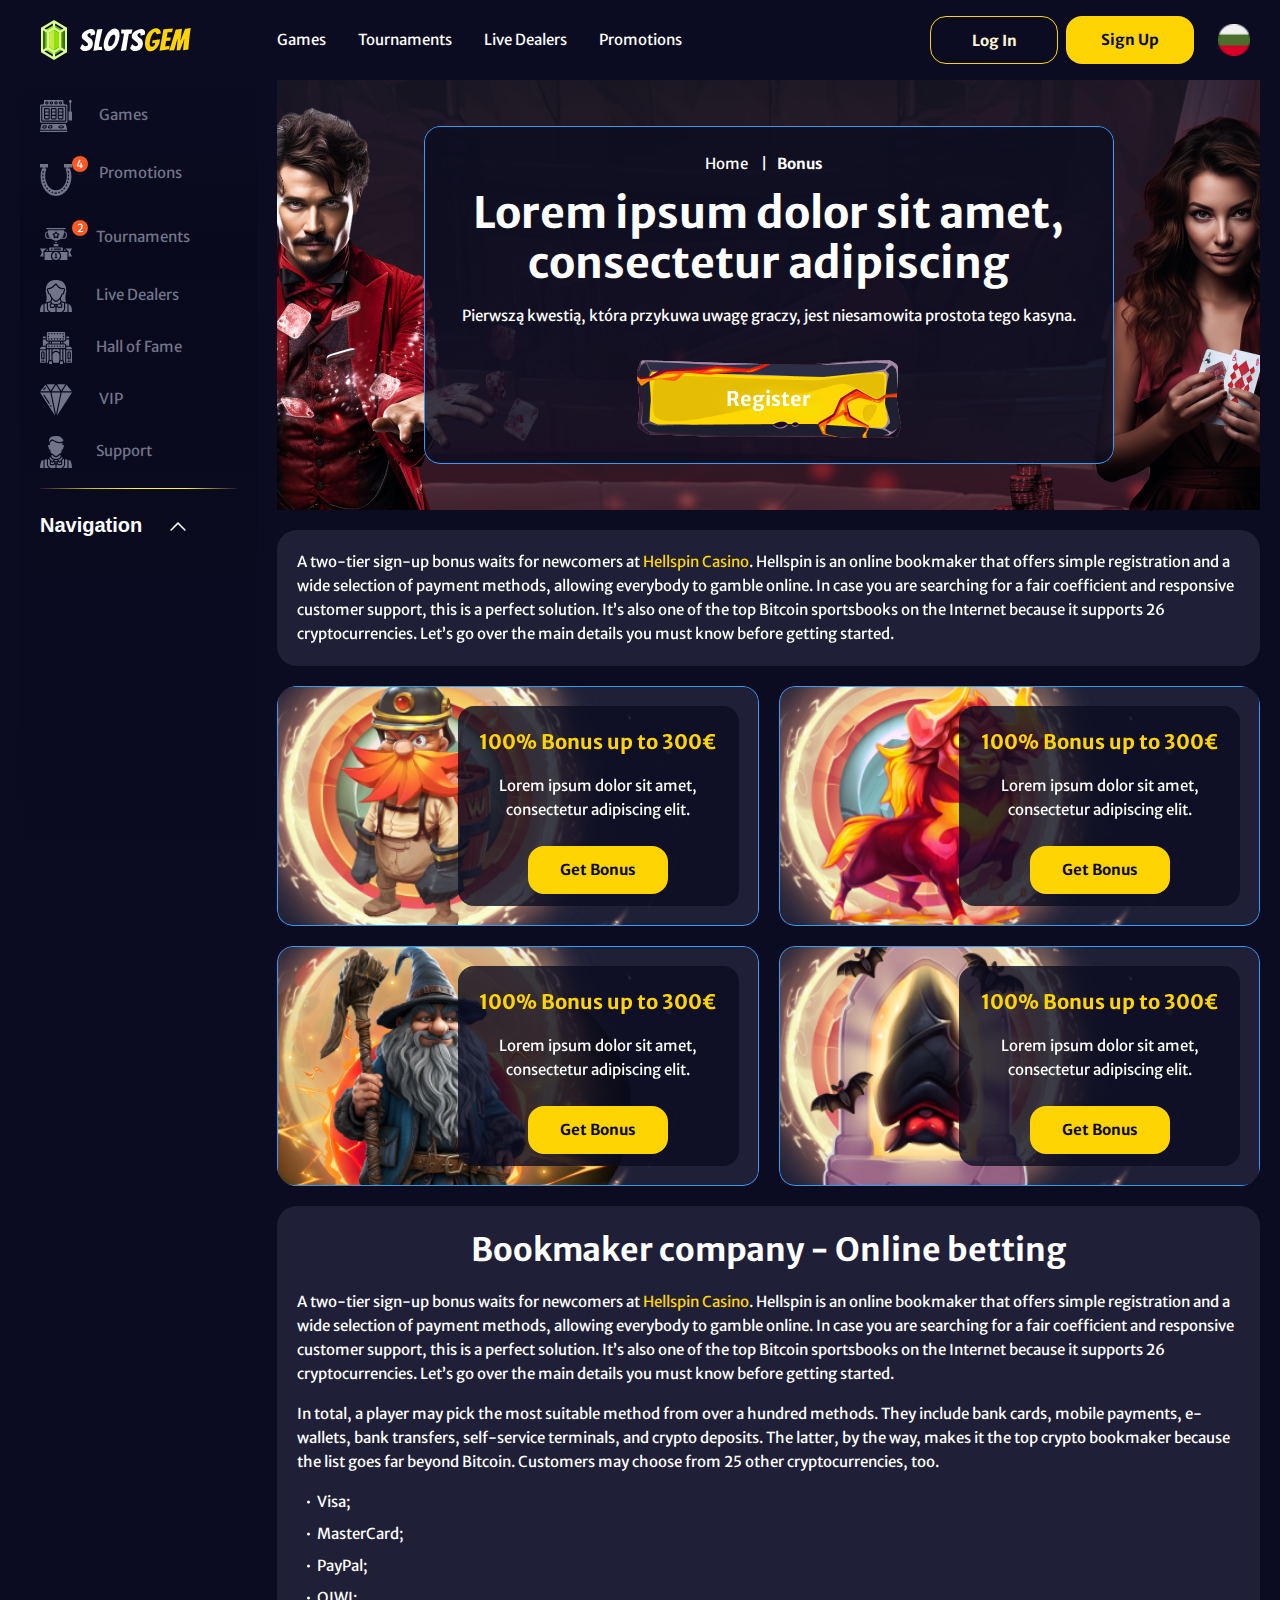
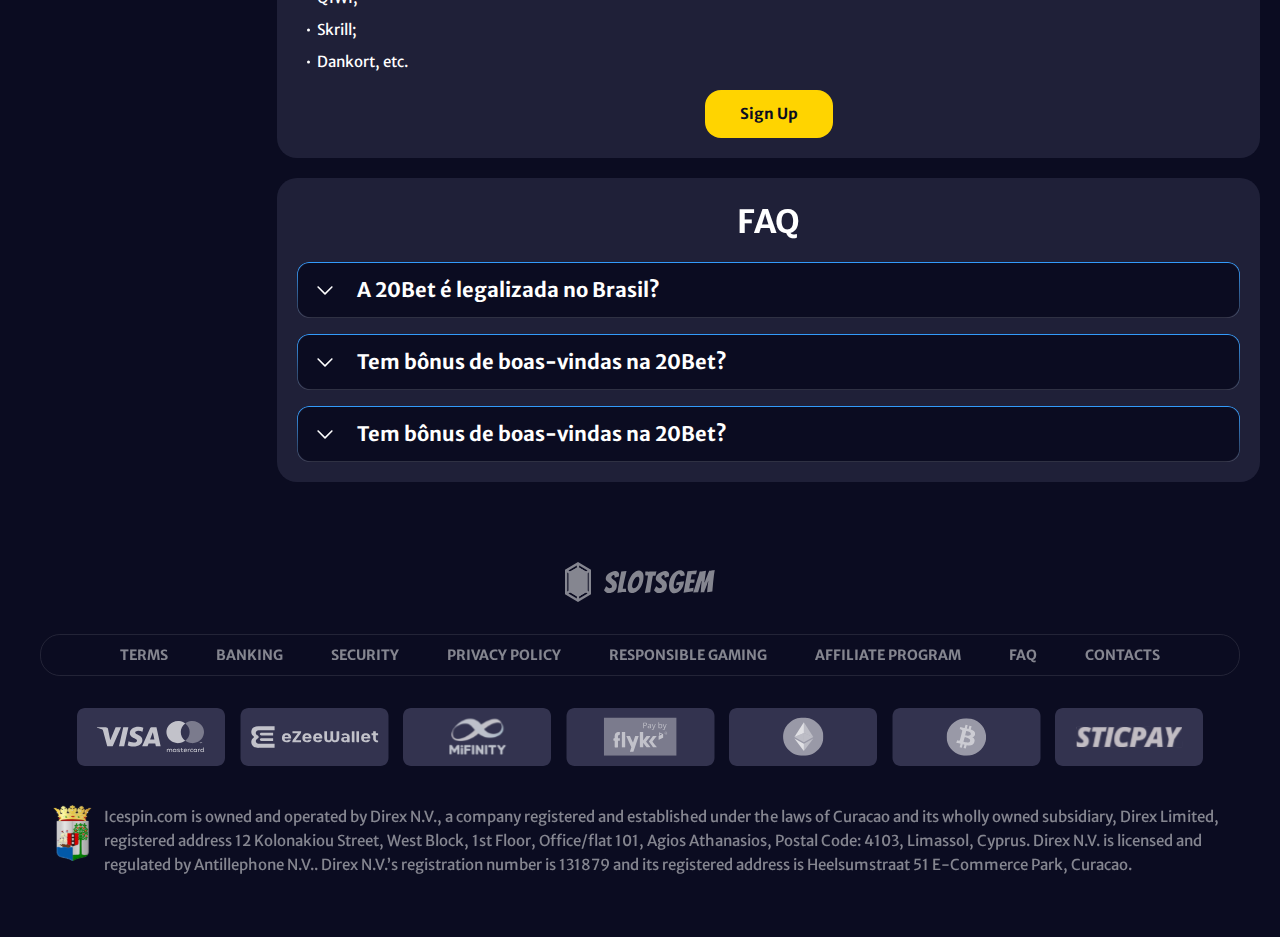
<file: bonus.html>
<!DOCTYPE html>
<html lang="bg">
  <head>
    <meta charset="UTF-8" />
    <meta name="viewport" content="width=device-width, initial-scale=1.0" />
    <title>Lorem ipsum dolor sit amet, consectetur adipiscing</title>
    <meta
      name="description"
      content="Pierwszą kwestią, która przykuwa uwagę graczy, jest niesamowita prostota tego kasyna."
    />
    <meta property="og:site_name" content="Slotsgem Casino" />
    <meta
      property="og:title"
      content="Lorem ipsum dolor sit amet, consectetur adipiscing"
    />
    <meta property="og:type" content="website" />
    <meta property="og:url" content="http://slotsgem.bg/" />
    <meta property="og:image" content />
    <meta property="og:image:alt" content />
    <meta property="og:locale" content="bg" />
    <meta
      property="og:description"
      content="Pierwszą kwestią, która przykuwa uwagę graczy, jest niesamowita prostota tego kasyna."
    />
    <link rel="preconnect" href="https://fonts.googleapis.com" />
    <link rel="preconnect" href="https://fonts.gstatic.com" crossorigin />
    <link
      href="https://fonts.googleapis.com/css2?family=Merriweather+Sans:wght@300;400;500;600;700;800&display=swap"
      rel="stylesheet"
    />
    <link rel="stylesheet" href="./css/reset.css" />
    <link rel="stylesheet" href="./css/main.css" />
    <link rel="stylesheet" href="./css/media.css" />
    <link rel="icon" href="./images/Crystal.svg" type="image/x-icon" />
    <script
      src="https://code.jquery.com/jquery-3.6.1.min.js"
      integrity="sha256-o88AwQnZB+VDvE9tvIXrMQaPlFFSUTR+nldQm1LuPXQ="
      crossorigin="anonymous"
    ></script>
  </head>
  <body>
    <header class="header">
      <section class="content header__content">
        <a href="#" class="logo header__logo"
          ><img src="./images/logo.svg" alt="logo" title=""
        /></a>
        <button class="header__btn-menu">
          <svg
            width="16px"
            height="16px"
            viewBox="0 0 16 16"
            xmlns="http://www.w3.org/2000/svg"
          >
            <rect y="0" width="16" height="3" rx="1.5"></rect>
            <rect y="6.5" width="16" height="3" rx="1.5"></rect>
            <rect y="13" width="16" height="3" rx="1.5"></rect>
          </svg>
        </button>
        <nav class="menu header__menu">
          <ul class="header__menu-list">
            <li><a href="#">Games</a></li>
            <li><a href="#">Tournaments</a></li>
            <li><a href="#">Live dealers</a></li>
            <li><a href="#">Promotions</a></li>
          </ul>
          <div class="header__btn">
            <a
              href="#"
              class="header__button header__button-login header__btn-login"
              >Log in
            </a>
            <a
              href="#"
              class="header__button header__button-signin header__btn-signin"
              >Sign Up</a
            >
          </div>
        </nav>
        <a href="#" class="header__button header__button-login">Log in </a>
        <a href="#" class="header__button header__button-signin">Sign Up</a>

        <a class="header__country" href="#">
          <span><img src="./images/flag.png" alt="Sweden Flag" title /></span>
        </a>
      </section>
    </header>
    <main class="main">
      <aside class="sidebar-wrapper">
        <section class="content sidebar">
          <nav class="menu sidebar__menu">
            <ul>
              <li>
                <a href="#"
                  ><img src="./images/sidebar/games.svg" alt=" Games" title />
                  Games
                </a>
              </li>
              <li>
                <a href="#">
                  <img
                    src="./images/sidebar/promotions.svg"
                    alt="Promotions"
                    title
                  />
                  Promotions</a
                >
              </li>
              <li>
                <a href="#">
                  <img
                    src="./images/sidebar/tournaments.svg"
                    alt="Tournaments"
                    title
                  />Tournaments</a
                >
              </li>
              <li>
                <a href="#"
                  ><img
                    src="./images/sidebar/live.svg"
                    alt="Live Dealers"
                    title
                  />Live Dealers</a
                >
              </li>
              <li>
                <a href="#"
                  ><img
                    src="./images/sidebar/hall.svg"
                    alt="Hall of Fame"
                    title
                  />Hall of Fame</a
                >
              </li>
              <li>
                <a href="">
                  <img src="./images/sidebar/vip.svg" alt="vip" title /> VIP</a
                >
              </li>
              <li>
                <a href="">
                  <img
                    src="./images/sidebar/support.svg"
                    alt="Support"
                    title
                  />Support</a
                >
              </li>
            </ul>
          </nav>

          <button class="sidebar__links-button">Navigation</button>
          <div class="sidebar__links">
            <ul class="sidebar__links-list">
              <li><a href="#" title>Review of 22Bet</a></li>
              <li><a href="#" title>Registration</a></li>
              <li><a href="#" title>22Bet Betting Expert Reviews</a></li>
              <li><a href="#" title>Layouts and navigation</a></li>
              <li><a href="#" title>Sports betting</a></li>
              <li><a href="#" title>Sports offers</a></li>
              <li><a href="#" title>Live betting</a></li>
              <li><a href="#" title>Cash out</a></li>
              <li><a href="#" title>Live stream</a></li>
            </ul>
          </div>
        </section>
      </aside>

      <section class="content__wrapper">
        <section class="content hero hero__bonus">
          <div class="background hero__background">
            <img src="./images/bonus/bg-bonus.png" alt="hero" title />
          </div>

          <div class="hero__data hero__data-bonus">
            <ul
              class="breadcrumbs"
              itemscope
              itemtype="https://schema.org/BreadcrumbList"
            >
              <li
                itemprop="itemListElement"
                itemscope
                itemtype="https://schema.org/ListItem"
              >
                <a href="#" itemprop="item">
                  <span itemprop="name">Home</span></a
                >
                <meta itemprop="position" content="1" />
              </li>
              <li
                itemprop="itemListElement"
                itemscope
                itemtype="https://schema.org/ListItem"
              >
                <a itemprop="item"> <span itemprop="name">Bonus</span></a>
                <meta itemprop="position" content="2" />
              </li>
            </ul>
            <h1 class="title general hero__title hero__title-bonus">
              Lorem ipsum dolor sit amet, consectetur adipiscing
            </h1>
            <p class="hero__text">Pierwszą kwestią, która przykuwa uwagę graczy, jest niesamowita prostota tego kasyna.</p>
            <a href="#" class="button-page hero__button hero__button-bonus">Register</a>
          </div>
        </section>
        <section class="content page-nav">
          <div class="page-nav-button sidebar__links-button">Navigation</div>
          <ul class="page-nav-list sidebar__links-list">
            <li><a href="#" title>Review of 22Bet</a></li>
            <li><a href="#" title>Registration</a></li>
            <li><a href="#" title>22Bet Betting Expert Reviews</a></li>
            <li><a href="#" title>Layouts and navigation</a></li>
            <li><a href="#" title>Sports betting</a></li>
            <li><a href="#" title>Sports offers</a></li>
            <li><a href="#" title>Live betting</a></li>
            <li><a href="#" title>Cash out</a></li>
            <li><a href="#" title>Live stream</a></li>
          </ul>
        </section>
        <section class="content article">
          <p>
            A two-tier sign-up bonus waits for newcomers at
            <a href="#" class="article__link">Hellspin Casino</a>. Hellspin is
            an online bookmaker that offers simple registration and a wide
            selection of payment methods, allowing everybody to gamble online.
            In case you are searching for a fair coefficient and responsive
            customer support, this is a perfect solution. It’s also one of the
            top Bitcoin sportsbooks on the Internet because it supports 26
            cryptocurrencies. Let’s go over the main details you must know
            before getting started.
          </p>
        </section>
        <section class="content banner__wrapper">
          <section class="content banner banner__bonus">
            <div class="background banner__background">
              <img src="./images/bonus/banner-bonus1.png" alt="banner" title />
            </div>
            <div class="banner__data banner__data-bonus">
              <h2 class="title high banner__title">
                100% Bonus up to 300€
              </h2>
              <p>
                Lorem ipsum dolor sit amet, consectetur adipiscing elit.
              </p>
              <a href="#" class="header__button banner__button">Get bonus</a>
            </div>
          </section>
          <section class="content banner banner__bonus">
            <div class="background banner__background">
              <img src="./images/bonus/banner-bonus2.png" alt="banner" title />
            </div>
            <div class="banner__data banner__data-bonus">
              <h2 class="title high banner__title">
                100% Bonus up to 300€
              </h2>
              <p>
                Lorem ipsum dolor sit amet, consectetur adipiscing elit.
              </p>
              <a href="#" class="header__button banner__button">Get bonus</a>
            </div>
          </section>
          <section class="content banner banner__bonus">
            <div class="background banner__background">
              <img src="./images/bonus/banner-bonus3.png" alt="banner" title />
            </div>
            <div class="banner__data banner__data-bonus">
              <h2 class="title high banner__title">
                100% Bonus up to 300€
              </h2>
              <p>
                Lorem ipsum dolor sit amet, consectetur adipiscing elit.
              </p>
              <a href="#" class="header__button banner__button">Get bonus</a>
            </div>
          </section>
          <section class="content banner banner__bonus">
            <div class="background banner__background">
              <img src="./images/bonus/banner-bonus4.png" alt="banner" title />
            </div>
            <div class="banner__data banner__data-bonus">
              <h2 class="title high banner__title">
                100% Bonus up to 300€
              </h2>
              <p>
                Lorem ipsum dolor sit amet, consectetur adipiscing elit.
              </p>
              <a href="#" class="header__button banner__button">Get bonus</a>
            </div>
          </section>
        </section>
        <section class="content article">
          <h2 class="article__title high title">
            Bookmaker company - Online betting
          </h2>
          <p>
            A two-tier sign-up bonus waits for newcomers at
            <a href="#" class="article__link">Hellspin Casino</a>. Hellspin is
            an online bookmaker that offers simple registration and a wide
            selection of payment methods, allowing everybody to gamble online.
            In case you are searching for a fair coefficient and responsive
            customer support, this is a perfect solution. It’s also one of the
            top Bitcoin sportsbooks on the Internet because it supports 26
            cryptocurrencies. Let’s go over the main details you must know
            before getting started.
          </p>
          <p>
            In total, a player may pick the most suitable method from over a
            hundred methods. They include bank cards, mobile payments,
            e-wallets, bank transfers, self-service terminals, and crypto
            deposits. The latter, by the way, makes it the top crypto bookmaker
            because the list goes far beyond Bitcoin. Customers may choose from
            25 other cryptocurrencies, too.
          </p>
          <ul class="article__list">
            <li>Visa;</li>
            <li>MasterCard;</li>
            <li>PayPal;</li>
            <li>QIWI;</li>
            <li>Skrill;</li>
            <li>Dankort, etc.</li>
          </ul>
          <a href="#" class="header__button article__button">Sign Up</a>
        </section>
        <section class="content faq">
          <h2 class="title high faq__title">FAQ</h2>
          <ul class="faq__list" itemscope itemtype="https://schema.org/FAQPage">
            <li
              class="faq__item"
              itemscope
              itemprop="mainEntity"
              itemtype="https://schema.org/Question"
            >
              <h3
                class="title medium faq__subtitle js-button-expander"
                itemprop="name"
              >
                A 20Bet é legalizada no Brasil?
              </h3>
              <div
                class="faq__answer js-expand-content"
                itemscope
                itemprop="acceptedAnswer"
                itemtype="https://schema.org/Answer"
              >
                <p itemprop="text">
                  Sim, disponível para sistemas operacionais iOS e Android.
                </p>
              </div>
            </li>
            <li
              class="faq__item"
              itemscope
              itemprop="mainEntity"
              itemtype="https://schema.org/Question"
            >
              <h3
                class="title medium faq__subtitle js-button-expander"
                itemprop="name"
              >
                Tem bônus de boas-vindas na 20Bet?
              </h3>
              <div
                class="faq__answer js-expand-content"
                itemscope
                itemprop="acceptedAnswer"
                itemtype="https://schema.org/Answer"
              >
                <p itemprop="text">
                  Sim, disponível para sistemas operacionais iOS e Android.
                </p>
              </div>
            </li>
            <li
              class="faq__item"
              itemscope
              itemprop="mainEntity"
              itemtype="https://schema.org/Question"
            >
              <h3
                class="title medium faq__subtitle js-button-expander"
                itemprop="name"
              >
                Tem bônus de boas-vindas na 20Bet?
              </h3>
              <div
                class="faq__answer js-expand-content"
                itemscope
                itemprop="acceptedAnswer"
                itemtype="https://schema.org/Answer"
              >
                <p itemprop="text">
                  Sim, disponível para sistemas operacionais iOS e Android.
                </p>
              </div>
            </li>
          </ul>
        </section>
      </section>
    </main>
    <footer class="footer">
      <section class="content footer__content">
        <a href="#" class="logo footer__logo"
          ><img src="./images/footer-logo.svg" alt="logo" title
        /></a>
        <ul class="footer__menu">
          <li><a href="#">TERMS</a></li>
          <li><a href="#">BANKING</a></li>
          <li><a href="#">SECURITY</a></li>
          <li><a href="#">PRIVACY POLICY</a></li>
          <li><a href="#">RESPONSIBLE GAMING</a></li>
          <li><a href="#">AFFILIATE PROGRAM</a></li>
          <li><a href="#">FAQ</a></li>
          <li><a href="#">CONTACTS</a></li>
        </ul>
        <ul class="footer__cards">
          <li>
            <a href="#"><img src="./images/visa.svg" alt="cards" title /></a>
          </li>
          <li>
            <a href="#"><img src="./images/ezee.svg" alt="cards" title /></a>
          </li>
          <li>
            <a href="#"
              ><img src="./images/mifinity.svg" alt="cards" title
            /></a>
          </li>
          <li>
            <a href="#"><img src="./images/flyk.svg" alt="cards" title /></a>
          </li>
          <li>
            <a href="#"><img src="./images/Frame.svg" alt="cards" title /></a>
          </li>
          <li>
            <a href="#"><img src="./images/bitcoin.svg" alt="cards" title /></a>
          </li>
          <li>
            <a href="#"><img src="./images/sticpay.svg" alt="cards" title /></a>
          </li>
        </ul>
        <div class="footer__wrap">
          <img src="./images/footer-frame.svg" alt="logo" title />
          <p>
            Icespin.com is owned and operated by Direx N.V., a company
            registered and established under the laws of Curacao and its wholly
            owned subsidiary, Direx Limited, registered address 12 Kolonakiou
            Street, West Block, 1st Floor, Office/flat 101, Agios Athanasios,
            Postal Code: 4103, Limassol, Cyprus. Direx N.V. is licensed and
            regulated by Antillephone N.V.. Direx N.V.’s registration number is
            131879 and its registered address is Heelsumstraat 51 E-Commerce
            Park, Curacao.
          </p>
        </div>
      </section>
    </footer>
    <script src="./js/sidebar.js" defer></script>
    <script src="./js/expander.js" defer></script>
    <script src="./js/mobile-menu.js" defer></script>
  </body>
</html>
</file>
<file: css/main.css>
html {
  scroll-behavior: smooth;
}

body {
  display: block;
  position: relative;
  width: 100%;
  background: #0b0c21;
  font-family: "Merriweather Sans", serif;
  font-size: 15px;
  font-weight: 400;
  line-height: 24px;
  text-align: left;
  color: #ffffff;
  overflow-x: hidden;
}

.content {
  display: block;
  position: relative;
  width: 100%;
  max-width: 1163px;
  overflow: hidden;
  border-radius: 20px;
  background: #1f2038;
  padding: 20px;
  margin: 0 auto 20px auto;
}

h1,
h2,
h3,
h4,
.title {
  display: block;
  position: relative;
  font-size: 43px;
  font-weight: 700;
  line-height: 50px;
  text-align: center;
  color: #ffffff;
}

h2,
.title.high {
  display: flex;
  justify-content: center;
  align-items: center;
  font-size: 32px;
  line-height: 48px;
  font-weight: 700;
  text-align: center;
  margin-bottom: 16px;
}

h3,
title.medium {
  font-size: 20px;
  font-weight: 700;
  line-height: 32px;
  text-align: left;
  color: #ffffff;
}
h4,
title.mini {
  font-size: 28px;
  font-weight: 700;
  line-height: 32px;
  text-align: center;
  color: #ffd400;
}

article > *,
.article > *,
.desk > * {
  margin-top: 16px;
}

article > *:first-child,
.article > *:first-child,
.desk > *:first-child {
  margin-top: 0 !important;
}

article > h2,
.article > h2,
.desk > h2 {
  margin-top: 32px;
}

article > h3,
.article > h3,
.desk > h3 {
  margin-top: 16px;
}
article > h4,
.article > h4,
.desk > h4 {
  margin-top: 16px;
}

.button,
.button-page {
  position: relative;
  width: 264px;
  height: 78px;
  background: url(../images/button-register.svg) no-repeat center center /
    contain;
  overflow: hidden;
  font-size: 20px;
  font-weight: 700;
  line-height: 24px;
  text-align: center;
  text-decoration: none;
  text-transform: capitalize;
  color: #ffffff;
  white-space: nowrap;
  cursor: pointer;
  margin: 0 auto;
  transition: all 0.5s;
}

.button-page {
  background: url(../images/button-page.png) no-repeat center center / contain;
}
a.button,
a.button-page {
  display: flex;
  justify-content: center;
  align-items: center;
}

.button:hover,
a.button-page:hover {
  transform: scale(1.1);
}

.header__button {
  position: relative;
  min-width: 128px;
  height: 48px;
  font-size: 15px;
  font-weight: 700;
  line-height: 24px;
  text-align: center;
  text-decoration: none;
  text-transform: capitalize;
  border-radius: 16px;
  white-space: nowrap;
  cursor: pointer;
  padding: 12px 24px;
  margin: 0 auto;
  transition: all 0.5s;
}

.header__button-signin,
.article__button,
.ratings__button,
.banner__button {
  background: #ffd400;
  color: #0b0c21;
  margin-right: 24px;
  margin-left: 0;
}

.header__button-signin:hover,
.article__button:hover,
.ratings__button:hover,
.banner__button:hover {
  background: none;
  border: 1px solid #ffd400;
  color: #fff5d6;
}

.header__button-login {
  background: none;
  border: 1px solid #ffd400;
  color: #fff5d6;
  margin-left: auto;
  margin-right: 8px;
}

.header__button-login:hover {
  background: #ffd400;
  color: #0b0c21;
}

.header,
.main,
.footer {
  display: flex;
  position: relative;
  justify-content: space-between;
  align-items: center;
  width: 100%;
  max-width: 1440px;
  padding: 20px;
  margin: 0 auto;
}

.background,
.hero__background {
  display: block;
  position: absolute;
  bottom: 0;
  left: 0;
  height: 100%;
  width: 100%;
  overflow: hidden;
}

.background img,
.hero__background img {
  position: relative;
  display: block;
  width: 100%;
  height: 100%;
  object-fit: cover;
}
.images img {
  border-radius: 16px;
  width: 100%;
  height: 100%;
  overflow: hidden;
}

/* -------------------HEADER---------------- */

.header {
  position: fixed;
  top: 0;
  left: 0;
  right: 0;
  background: #0b0c21;
  padding: 0;
  z-index: 100;
}

.header__content {
  display: flex;
  align-items: center;
  flex-direction: row;
  max-width: 1440px;
  max-height: 80px;
  border-radius: 0;
  background: #0b0c21;
  padding: 20px;
  margin-bottom: 0;
}

.logo {
  display: block;
  position: relative;
  flex: 0 0 152px;
  margin-right: 85px;
  padding: 20px 0;
  transition: all 0.5s;
}

.header__logo {
  margin-left: 20px;
}

.logo:hover {
  transform: scale(1.2);
}

.logo img {
  display: block;
  position: relative;
  width: auto;
  max-height: 40px;
}

.header__menu {
  display: flex;
  white-space: nowrap;
  max-height: calc(100vh - 80px);
  overflow-y: auto;
}

.header__menu-list {
  display: flex;
  flex: 1 1 auto;
  flex-direction: row;
  justify-content: center;
  align-items: center;
  white-space: nowrap;
  gap: 32px;
}

.header__menu-list li {
  display: block;
  text-align: left;
  text-transform: capitalize;
  transition: all 0.5s;
}

.header__menu-list li a {
  display: block;
  color: #ffffff;
  padding: 20px 0;
}

.header__menu li a:hover {
  color: #ffd400;
}
.header__country {
  margin-right: 10px;
}

.header__country span {
  display: inline-block;
}

.header__country img {
  width: 32px;
  height: 32px;
  vertical-align: middle;
}

.header__btn {
  display: none;
}
/* -------------- header__btn-menu-----------*/

.header__btn-menu {
  display: block;
  flex: 0 1 auto;
  min-width: 0;
  background: #0b0c21;
  border: 1px solid #ffd400;
  padding: 12px;
  order: 3;
  transition: all 0.5s;
}

svg {
  position: relative;
  fill: #ffd400;
  line-height: 1;
  vertical-align: 1;
}

.header__btn-menu {
  display: none;
}

/* -------------main------------- */
.main {
  padding-top: 80px;
  padding-bottom: 0;
}

.content__wrapper {
  display: block;
  position: relative;
  flex: 1 1 100%;
  margin-left: 20px;
}

/* -------------sidebar--------- */

.sidebar-wrapper {
  display: block;
  position: relative;
  align-self: stretch;
  flex: 0 0 237px;
}
.sidebar {
  position: sticky;

  top: 80px;
  bottom: 20px;
  background: linear-gradient(180deg, #0b0c21 0%, #08091c 20.16%, #0b0c21 100%);
  padding: 20px;
  overflow-y: auto;
  height: calc(100vh - 100px);
}

.sidebar::-webkit-scrollbar {
  display: none;
}

.sidebar__menu ul li a {
  display: block;
  position: relative;
  color: #727489;
  transition: all 0.5s;
}

.sidebar__menu ul li a:hover {
  color: #ffd400;
}
.sidebar__menu ul li + li {
  margin-top: 20px;
}
.sidebar__menu li a img {
  min-width: 32px;
  min-height: 32px;
  margin: auto;
  margin-right: 24px;
  vertical-align: middle;
}

.sidebar__menu li:nth-child(2) a img,
.sidebar__menu li:nth-child(3) a img {
  margin-right: 8px;
}

.sidebar__menu ul::after {
  content: "";
  display: block;
  position: relative;
  height: 1px;
  width: 100%;

  background: linear-gradient(
    90deg,
    #2b1234 0%,
    rgba(255, 247, 46, 0.733333) 24.02%,
    #fff72e 48.91%,
    #fff72e 73.97%,
    #2b1234 100%,
    #292526 100%
  );
  margin: 20px 0;
}

.sidebar__links-button {
  position: relative;
  font-size: 20px;
  font-weight: 700;
  color: #ffffff;
  text-align: left;
  line-height: 32px;
  background: none;
  white-space: normal;
  padding-right: 48px;
  margin-bottom: 10px;
  transition: all 0.5s;
}

.sidebar__links-button::after {
  content: "";
  display: block;
  position: absolute;
  right: 0;
  top: 5px;
  width: 24px;
  height: 24px;
  background: url(../images/ArrowUp-faq.svg) no-repeat center center / contain;
  transition: all 0.5s;
}

.sidebar__links-button.active::after {
  background: url(../images/ArrowDown-faq.svg) no-repeat center center / contain;
  transition: all 0.5s;
 
}

.sidebar__links-list li a {
  position: relative;
  display: block;
  color: #727489;
  transition: all 0.5s;
  padding-left: 20px;
}
.sidebar__links-list li:nth-child(3) a::before {
  top: 10px;
}

.sidebar__links-list.active {
  display: block;
}

.sidebar__links-list li a:hover {
  color: #ffd400;
}

.sidebar__links-list li + li {
  padding-top: 12px;
}

.page-nav-button {
  margin-bottom: 0;
  cursor: pointer;
}

.sidebar__links-list,
.page-nav-list {
  overflow: hidden;
  max-height: 0;
  transition: max-height 0.5s ease;
}

.sidebar__links-list.active,
.page-nav-list.active {
  display: block;
  max-height: 1000px;
}

.page-nav-list.active {
  margin-top: 20px;
}

.page-nav {
  display: none;
}

/* -----------hero------ */

.hero {
  display: flex;
  justify-content: center;
  min-height: 430px;
  height: 430px;
  padding: 0;
  border-radius: 0;
  padding: 46px 20px;
}

.hero__data {
  display: flex;
  flex-direction: column;
  justify-content: center;
  position: relative;
  max-width: 690px;
  height: 338px;
  background: #0B0C21CC;
  border-radius: 16px;
  padding: 24px;

  
}

.hero__title {
  text-align: center;
  margin-bottom: 12px;
}

.hero__rating {
  display: flex;
  justify-content: center;
  align-items: center;
  margin-bottom: 12px;
  }

.hero__rating p {
  margin-right: 16px;
}
.hero__rating span {
  display: flex;
  align-items: center;
  gap: 4px;
}

.hero__rating span:nth-child(1) {
  font-weight: 700;
  font-size: 20px;
  line-height: 32px;
}

.hero__text {
  margin-bottom: 32px;
  text-align: center;
}
.hero__button {
  margin-left: auto;
  z-index: 3;
}
/* -------------article--------------- */

.article .article__subtitle {
  justify-content: start;
  font-size: 20px;
  line-height: 32px;
  color: #ffffff;
  padding: 0;
  margin: 16px 0 0 0;
}

.article__button,
.ratings__button {
  display: block;
  width: 128px;
  margin-top: 16px;
  margin-right: auto;
  margin-left: auto;
}

.article ul li {
  position: relative;
  padding-left: 20px;
}

.article ul li::before,
.sidebar__links-list li a::before {
  content: "";
  position: absolute;
  display: block;
  width: 3px;
  height: 3px;
  border-radius: 50%;
  top: 50%;
  transform: translateY(-50%);
  left: 10px;
  background: #ffffff;
}

/* ---------features---------------- */
.features {

  width: 100%;
  margin-bottom: 20px;
}

.features__wrapp {
  position: relative;
  display: flex;
  flex-direction: column;
  overflow: hidden;
  
}

.features__banner {
  position: relative;
  top: 0;
  left: 0;
  align-items: center;
  flex-direction: column;
}

.features-banner__background {
  position: relative;
  height: 100%;
}

.features-banner__background img {
  position: relative;
  width: 100%;
  height: 100%;
  border-radius: 12px;
  background-size: cover;
  background-position: center;
  
}

.features-banner__data {
  display: flex;
  position: absolute;
  justify-content: center;
  align-items: center;
  flex-direction: column;
  top: 50%;

  left: 50%;
  max-width: 453px;
  max-height: 262px;
  text-align: center;
  transform: translate(-50%, -50%);
  background: #0b184766;
  border-radius: 16px;
  padding: 40px 38.5px;
}

.features-banner__data::before,
.banner__bonus::before,
.banner__app::before,
.hero__data::before {
  content: "";
  position: absolute;
  top: 0;
  left: 0;
  right: 0;
  bottom: 0;
  border-radius: 16px;
  padding: 1px;
  background: linear-gradient(100deg, #339cfc 100%, #ffffff 15%);
  -webkit-mask: linear-gradient(#fff 0 0) content-box, linear-gradient(#fff 0 0);
  -webkit-mask-composite: destination-out;
  mask-composite: exclude;
  z-index: 1;
}

.features-banner__title {
  font-size: 32px;
  font-weight: 700;
  line-height: 48px;
  margin-bottom: 16px;
  color: #ffd400;
  white-space: nowrap;
}

.features-banner__title span {
  font-size: 20px;
  font-weight: 700;
  line-height: 32px;
  color: #ffffff;
  margin-bottom: 40px;
}

.features__button{
  z-index: 3;
}

.features-banner__button {
  margin-left: 0;
  margin-right: 0;
}

.content__wrapp {
  display: flex;
  flex-direction: row;
  gap:20px;

}

.features__list {
  background: #1f2038;
  border-radius: 16px;
  padding: 20px;
  width: 50%;
}

.features__list li,
.rating__table tr {
  display: flex;
  flex-direction: row;
  position: relative;
  border-radius: 12px;
  padding: 12px 20px;
}

.features__table td:nth-child(1) {
  font-weight: 700;
}

.features__list li + li,
.rating__table tr + tr {
  margin-top: 8px;
}
.features__list li::before {
  content: "";
  display: block;
  position: relative;
  width: 22px;
  height: 24px;
  background: url(../images/main/Wheel-features.svg) no-repeat center
    center/contain;
  vertical-align: middle;
  margin-right: 20px;
}

.features__list li:nth-child(odd),
.features__table tr:nth-child(odd)
 {
  background: #0b0c21;
}

.features__list li:nth-child(even),
.features__table tr:nth-child(even),
.rating__table tr:nth-child(odd) {
  position: relative;
  background: #0b1847;
  overflow: hidden;
}

.features__list li:nth-child(even)::after,
.features__table tr:nth-child(even)::after,
.rating__table tr:nth-child(odd)::after,.rating__table tr:nth-child(even)::after,.faq__subtitle::before, .faq__answer::before {
  content: "";
  position: absolute;
  top: 0;
  left: 0;
  right: 0;
  bottom: 0;
  padding: 1px;
  border-radius: 12px;
  background: linear-gradient(
    180deg,
    #339cfc 0%,
    rgba(255, 255, 255, 0.15) 100%
  );
  -webkit-mask: linear-gradient(#fff 0 0) content-box, linear-gradient(#fff 0 0);
  mask: linear-gradient(#fff 0 0) content-box, linear-gradient(#fff 0 0);
  -webkit-mask-composite: destination-out;
}

.features__table table {
  width: 100%;
}

.features__table tr {
  display: flex;
  align-items: center;
  border-radius: 12px;
  padding: 12px 20px;
  margin-top: 8px;
}

.features__table tr:first-child {
  margin-top: 0;
}
.features__table td {
  width: 50%;
  white-space: nowrap;
}
/* ------------ratings------------------- */

.rating__table table {
  display: flex;
}

.rating__table tbody {
  width: 100%;
}

.ratings__img img {
  display: block;
  position: relative;
  top: 20px;
}
.ratings__button {
  margin-top: 16px;
  margin-bottom: 20px;
}

.rating__table tr {
  display: flex;
  justify-content: space-between;
  align-items: center;
  white-space: nowrap;
}

.table tr td:nth-child(1) {
  flex: 0 0 143px;
}
.table tr td:nth-child(3) {
  flex: 0 1 40px;
}
.table tr td:nth-child(2) {
  display: flex;
}

.ratings {
  padding: 20px 20px 0 20px;
}

.rating__table tr:nth-child(even){
  background: none;

}

.rating__wrapper {
  position: relative;
  width: 50%;
  padding-left: 20px;
}

.wrap {
  display: flex;
  flex-direction: column;
  align-items: center;
  position: absolute;
  top: 48%;
  transform: translateY(-50%);
  left: 26%;
  left: 30%;
  gap: 4px;
}

.wrap span {
  font-size: 43px;
  line-height: 56px;
  font-weight: 700;
}

.wrap p {
  color: #727489;
  font-size: 14px;
}

.ratings__img {
  width: max-content;
  max-width: 551px;
}
/* --------faq------------- */

.faq__subtitle {
  position: relative;
  font-weight: 700;
  font-size: 20px;
  line-height: 32px;
  text-align: left;
  background: #0b0c21;
  border-radius: 16px;
  color: #ffffff;
  cursor: pointer;
  padding: 12px 20px 12px 60px;
}

.faq__list li + li {
  margin-top: 16px;
}

.faq__subtitle::after {
  content: "";
  display: block;
  position: absolute;
  top: 50%;
  transform: translateY(-50%);
  left: 16px;
  width: 24px;
  height: 24px;
  background: url(../images/ArrowDown-faq.svg) no-repeat center center / contain;;
  transition: all 0.5s;
}

.faq__subtitle.active::after {
  background: url(../images/ArrowUp-faq.svg) no-repeat center center / contain;;
  transition: all 0.5s;
}

.faq__subtitle.active::before{
  display: none;
}

.faq__subtitle.active {
  background: #0b0c21;
  color: #ffffff;
  transition: all 0.5s;
}

.faq__answer {
  position: relative;
  background: #0B1847;
  padding: 16px 20px ;
  margin-top: 16px;
  border-radius: 16px;

}

.js-expand-content {
  display: none;
  overflow: hidden;
}
/*  */

.js-expand-content.expanded {
  height: 100%;
}


/* ---------main__arrow------ */
.main__arrow {
  display: block;
  position: fixed;
  width: 42px;
  height: 42px;
  right: 20px;
  bottom: 20px;
  background: url(../images/ArrowUp.svg) no-repeat center center / contain;
  z-index: 100;
}

/* -------footer------------ */
.footer {
  margin-top: 20px;
}

.footer__content {
  display: flex;
  flex-direction: column;
  align-items: center;
  background: none;
  max-width: 1440px;
  gap: 32px;
}

.footer__logo {
  display: flex;
  max-height: 40px;
  padding: 0;
  margin: 0 auto;
  flex: 0;
}

.footer__logo img {
  display: block;
}
.footer__menu {
  display: flex;
  flex-wrap: wrap;
  gap: 16px;
  align-items: center;
  align-content: center;
  justify-content: center;
  border-radius: 20px;
  border: 1px solid #ffffff1a;
  padding: 4px 32px;
}

.footer__menu li a {
  display: block;
  font-size: 14px;
  font-weight: 700;
  color: #ffffff80;
  padding: 4px 16px;
  transition: all 0.5s ease;
}

.footer__menu li a:hover {
  border-radius: 20px;
  background: #ffd400;
  color: #13151b;
  padding: 4px 16px;
}

.footer__cards {
  display: flex;
  flex-wrap: wrap;
  justify-content: center;
  gap: 14.5px;
}
.footer__cards li a {
  display: block;
}

.footer__cards li {
  transition: all 0.5s;
}

.footer__cards li:hover {
  transform: scale(1.1);
}

.footer__cards img {
  width: 100%;
  height: auto;
}

.footer__wrap {
  display: flex;
  justify-content: space-between;
  align-items: flex-start;
}
.footer__wrap img {
  display: block;
  width: 64px;
  height: 56px;
}

.footer__wrap p {
  color: #ffffff80;
}

/* --------------bonus-page--------------- */
.breadcrumbs {
  display: flex;
  justify-content: center;
  text-align: center;
  margin-bottom: 12px;
  white-space: nowrap;
}

.breadcrumbs li:not(:last-child) a {
  padding-left: 0;
}

.breadcrumbs li a {
  font-weight: 400;
  color: #ffffff;
  padding: 10px;
}

.breadcrumbs li:first-child a:hover {
  color: #ffd400;
}

.breadcrumbs li:last-child a {
  font-weight: 700;
}

.breadcrumbs > li:not(:last-child):after {
  content: "|";
  position: relative;
}

.hero__title-bonus {
  margin-bottom: 16px;
}

.article__link {
  color: #ffd400;
}

.banner__bonus {
  display: flex;
      justify-content: flex-end;
  width: 571px;
    height: 240px;
    margin: 0;
    width: calc(50% - 10px);
  padding: 20px;
}
.hero__button-bonus{
  z-index: 3;
}

.banner__bonus,
.banner__app {
  position: relative;
  border-radius: 16px;
}

.banner__data-bonus {
  position: relative;
  display: flex;
  flex-direction: column;
  text-align: left;
  background: #0B0C21CC;
 border-radius: 16px;
 width: 281px;
 max-height: 200px;
  padding: 20px;
}

.banner__data-bonus p {
  position: relative;
  text-align: center;
}

.banner .banner__title {
  display: flex;
  flex-direction: column;
  align-items: center;
  text-align: center;
  color: #FFD400;
  font-size: 20px;
  line-height: 32px;
  margin-bottom: 16px;
}


.banner__button {
  width: 140px;
  margin-top: 24px;
  margin-left: auto;
  margin-right: auto;
  transition: all 0.5s;
  z-index: 3;
}

.article__list li + li {
  margin-top: 8px;
}

.banner__wrapper{
  display: flex;
  flex-wrap: wrap;
  flex-direction: row;
  gap:20px;
  padding: 0;
  background: none;
}

/* --------------------app-page------------- */
.banner__app {
  display: flex;
  align-items: center;
  
  min-height: 200px;
  padding: 20px;
}
.banner__logo {
  width: 323px;
  flex: 0 0 323px;
  margin-left: 123px;
  margin-right: 0;
  z-index: 3;
}

.banner__logo img {
  max-height: 85px;
}

.banner__content-app {
  display: flex;
  align-items: center
}
.banner__btn {
  display: flex;
  flex-direction: column;
  position: relative;
  width: 240px;
  height: 72px;
  font-size: 15px;
  font-weight: 700;
  line-height: 20px;
  text-align: center;
  text-decoration: none;
  justify-content: center;
  border-radius: 8px;
  background: linear-gradient(180deg, #339CFC 0%, rgba(255, 255, 255, 0.15) 100%);
  color: #ffffff;
  /* white-space: nowrap; */
  cursor: pointer;
  padding:  16px 38px;
  margin: 0 auto;
  transition: all 0.3s ease;
  overflow: hidden;
  
}

.banner__btn:hover {
  background: #ffd400;
}



.button__wrap-app {
  display: flex;
  flex-direction: column;
  gap: 16px;
  z-index: 3;
}
.banner__btn-app{
padding: 16px 60px;}

.banner__btn-app::after,
.banner__btn-google::after {
  content: "";
  position: absolute;
  left: 16px;
  top: 50%;
  transform: translateY(-50%);
  width: 32px;
  height: 32px;
  background: url(../images/app/apple.svg) no-repeat center center / contain;
}

.banner__btn-google::after {
  background: url(../images/app/android.svg) no-repeat center center / contain;
}
</file>
<file: css/media.css>
@media screen and (max-width: 1313px) {
  .rating__wrapper {
    padding-left: 0;
  }

  .table tr td:nth-child(2) img {
    width: 20px;
  }
}

@media screen and (max-width: 1292px) {
  .features {
    flex-direction: column;
  }

  .content__wrapp {
  
    margin-bottom: 20px;
  }
  .features__wrapp {
    margin-left: 0;
    border-radius: 16px;
    width: 50%;
  }

  .features-banner__background {
    width: 100%;
    max-height: 571px;
  }
}

@media screen and (max-width: 1252px) {
  .features-banner__data {
    padding: 20px;
  }

  .features-banner__title {
    font-size: 28px;
  }
  .features-banner__title span{
    font-size: 16px;
  }
}

@media screen and (max-width: 1288px) {
  .features__table td:nth-child(1) {
    width: 45%
  }
  .features__table td:nth-child(2) {
    width: 55%;
    padding-left: 5px;
  }
  
}

@media screen and (max-width: 1233px) {
  
  .table tr td:nth-child(2) img {
    width: 18px;
  }
  .ratings__wrap {
    gap: 0;
  }
}

@media screen and (max-width: 1183px) {
  .ratings__wrap {
    flex-direction: column;
    align-items: center;
    gap: 20px;
    width: 100%;
    min-height: 328px;
    min-height: max-content;
  }
  .rating__table,
  .ratings__img {
    width: 100%;
  }
  
  .table tr td:nth-child(2) img {
    width: 24px;
  }
  .features-banner__title span {
    font-size: 22px;
}

  .content__wrapp {
    flex-direction: column;
  }
  .features-banner__title {
    font-size: 32px;
}

  .features__wrapp{
  width: 100%;
  height: 368px;
  }

  .features-banner__data {
    padding: 40px;
}

  .features__list {
    width: 100%;
  }

}

@media screen and (max-width: 1161px) {
  .hero__background img {
    object-position: 1%;
  }

  .rating__wrapper {
    padding: 0 80px;
  }
}

@media screen and (max-width: 1053px) {
  /* -------------------------- */
  .header__menu {
    display: none;
  }
  .header__btn-menu {
    display: block;
    background: #0b0c21;
    border: 1px solid #ffd400;

    border-radius: 8px;
  }
  .header__btn-menu.active {
    background: #0b0c21;
  }

  .header__btn-menu svg {
    display: block;
    margin: 0;
  }
  .header__btn-menu svg rect {
    transform-origin: 50% 50%;
    transition: all 0.5s;
  }

  .header__btn-menu.active svg rect:nth-child(1) {
    x: -2px;
    y: 6px;
    width: 20px;
    transform: rotate(225deg);
  }

  .header__btn-menu.active svg rect:nth-child(3) {
    opacity: 0;
  }

  .header__btn-menu.active svg rect:nth-child(2) {
    x: -2px;
    y: 6px;
    width: 20px;
    transform: rotate(135deg);
  }

  .header__menu {
    display: none;
    position: fixed;
    top: 67px;
    left: 0;
    width: 100%;
    height: 0;
    overflow: hidden;
    background: #0b0c21;
    text-align: center;
    opacity: 0;
    padding: 20px 50px;
    transition: height 0.5s ease, opacity 0.5s ease;
    z-index: 100;
    overflow-y: auto;
  }

  .header__menu.active {
    display: block;
    height: 100vh;
    opacity: 1;
  }
  .header {
    z-index: 101;
  }
  .header__menu ul {
    display: flex;
    flex-direction: column;
    justify-content: center;
    text-align: center;
    margin-bottom: 16px;
  }
  .header__menu ul li {
    font-size: 14px;
    white-space: nowrap;
  }

  .header__menu-list li + li {
    margin-left: 0;
  }

  .header__menu ul li + li {
    margin-top: 10px;
  }
  .menu ul {
    gap: 5px;
  }

  .menu ul li:not(:last-child) {
    margin-right: 0;
  }

  .menu ul li a {
    padding-top: 5px;
    padding-bottom: 5px;
  }

  .header__btn {
    display: inline-block;
  }

  .header__btn a.header__btn-login,
  .header__btn a.header__btn-signin {
    display: block;
    min-width: 220px;
    margin-right: 0;
    padding-left: 20px;
    padding-right: 20px;
  }
  .header__btn a.header__btn-signin {
    margin-top: 16px;
  }

  /* ----------------------- */
}

@media screen and (max-width: 1017px) {
  .sidebar {
    display: none;
  }
  .page-nav {
    display: block;
  }
  .main {
    display: block;
  }
  .content__wrapper {
    margin-left: 0;
  }
  .header__logo {
    margin-right: auto;
  }
  
}



@media screen and (max-width: 750px) {

  .hero__title{
    font-size: 38px;
    line-height: 40px;
  }

}


@media screen and (max-width: 649px) {
  
  .hero{
    padding: 10px;
    align-items: center;
    
  }

  .hero__data{
    height: 400px;
  }
}

@media screen and (max-width: 595px) {
  .header__button-login {
    display: none;
  }
  
}


@media screen and (max-width: 577px) {
  .table tr td:nth-child(3) {
    display: none;
  }

  .table tr td:nth-child(2) img {
    width: 20px;
    height: 20px;
  }
  .hero {
    padding: 20px;
  }

  .footer__cards li {
    flex: 1 1 calc(33.333% - 16px);
    max-width: calc(33.333% - 16px);
  }
}


@media screen and (max-width: 536px) {

  .features-banner__title {
    font-size: 28px;
    line-height: 40px;
  }

  .features-banner__title span {
    font-size: 18px;
  }
  .features__table td:nth-child(1) {
    width: 45%;
  }
  .features__table td:nth-child(2) {
    width: 55%;
  }
.hero__data{
  padding: 16px;
}
}

@media screen and (max-width: 518px) {
  .footer__menu {
    gap: 10px;
    padding: 10px;
  }

  .ratings__img img {
    height: auto;
  }
  .features-banner__data {
    padding: 10px;
  
  
  }
}

@media screen and (max-width: 478px) {
  

  .features-banner__title {
    font-size: 22px;
    line-height: 32px;
  }

  .features-banner__title span {
    font-size: 14px;
  }

  .features__button {
    width: 220px;
  }

  .footer__wrap {
    flex-direction: column;
    align-items: center;
  }

  .footer__wrap img {
    margin-bottom: 16px;
  }

  .footer__wrap p {
    text-align: center;
  }

  .footer__cards li {
    flex: 1 1 calc(50% - 16px);
    max-width: calc(50% - 16px);
  }

}

@media screen and (max-width: 463px) {
  .header__button-signin {
    display: none;
  }

  .features__table td:nth-child(1) {
    font-weight: 400;
    font-size: 13px;
    width: 50%;
  }
  .features__table td:nth-child(2) {
    width: 50%;
    font-size: 12px;
  }
  
}

@media screen and (max-width: 457px) {
  .table tr td:nth-child(2) img {
    width: 18px;
    height: 18px;
  }

  .faq__subtitle::after {
    top: 12px;
    transform: none;
  }

  .faq__subtitle {
    font-size: 18px;
  }
}

@media screen and (max-width: 455px) {
  .table tr td:nth-child(2) img {
    width: 16px;
    height: 16px;
  }

  .hero__title {
    font-size: 36px;
    line-height: 40px;
  }

  .hero__button {
    width: 220px;
  }

  .hero__text {
    margin-bottom: 16px;
  }

  h2,
  .title.high {
    font-size: 28px;
    line-height: 40px;
  }
}



@media screen and (max-width: 414px) {
  .table tr td:nth-child(2) img {
    display: none;
  }

  .table tr td:nth-child(3) {
    display: block;
  }

  .features__table td:nth-child(1) {
    font-size: 12px;
  }
  .features__table td:nth-child(2) {
    font-size: 11px;
    padding-left: 5px;
  }
  .features__table td {
    white-space: normal;
  }
 
}

@media screen and (max-width: 391px) {
  .hero__title {
    font-size: 32px;
  }

  .hero__data {
    padding: 10px;
  }
  
}

@media screen and (max-width: 376px) {
  .features-banner__title {
    font-size: 18px;
    line-height: 24px;
  }

  .features-banner__title span {
    font-size: 12px;
  }

  .features__button {
    width: 200px;
  }

 
  .features__wrapp {
    height: 250px;
  }
}

@media screen and (max-width: 365px) {
  

  .hero__title{
    line-height: 34px;
  }
  .hero__text{
    line-height: 20px;
  }
  .hero__rating{
    margin-bottom: 10px;
  }
}

@media screen and (max-width: 353px) {
  
   .hero__data{
    padding: 10px;
   }

   .hero__title {
    font-size: 28px;
}
}


/* ------------page bonus------------- */

@media screen and (max-width: 1293px) {
  .banner__background img {
    object-position: 5%;
  }
}


@media screen and (max-width: 1113px) {
  .banner__data-bonus,
  .banner .banner__title {
    align-items: center;
  }

  .banner .banner__title span {
    white-space: normal;
  }

  .banner__data-bonus p {
    text-align: center;
  }
}

@media screen and (max-width: 768px) {
  .banner__data-bonus{width: 320px;}
}

@media screen and (max-width: 750px) {
  .breadcrumbs {
    justify-content: center;
  }
}

@media screen and (max-width: 716px) {
  .banner__bonus {
    padding: 20px;
  }
}
@media screen and (max-width: 691px) {
  .banner__wrapper {
    flex-direction: column;
  }
  .banner__bonus {
    width: 100%;
  }
}

@media screen and (max-width: 455px) {
  .hero__data-bonus {
    padding: 10px;
  }
  .banner__bonus{
    justify-content: center;
  }

  .banner__data-bonus{
    width: 400px;
    
  }

  .banner__data .banner__title{
    font-size: 22px;
    line-height: 24px;
  }

  .banner__button{
    margin-top: 16px;
  }


}

@media screen and (max-width: 391px) {
  .button-page {
    width: 200px;
  }
}

@media screen and (max-width: 378px) {

   .banner__bonus{
    padding: 10px;
   align-items: center
   }
}

@media screen and (max-width: 357px) {
  .banner__bonus{
    height: 260px;
  }
  .banner__data-bonus {
    padding: 10px;
    height: 260px;
  }
}

/* ----------------page app ---------- */
@media screen and (max-width: 1336px) {
  .banner__background-app img {
    object-position: 95%;
  }
}

@media screen and (max-width: 754px) {
  .banner__content-app {
    flex-direction: column;
    align-items: center;
    padding: 20px;
  }

  .banner__logo {
    flex: none;
    margin-left: 0;
  }

  .banner__content-app {
    background: rgba(0, 0, 0, 0.7);
    border-radius: 8px;
    z-index: 1;
    padding: 40px 50px;
  }

  .banner__btn {
    border: 1px solid #ffffff;
  }
}
@media screen and (max-width: 502px) {
  .banner__logo {
    width: 200px;
  }
}

@media screen and (max-width: 423px) {
  .banner__logo {
    width: 200px;
  }

  .banner__app {
    justify-content: center;
  }

 

  .banner__btn {
    width: 220px;
  }
}

@media screen and (max-width: 390px) {
  .banner__content-app {
    padding: 30px;
  }

}
@media screen and (max-width: 390px) {
  .banner__content-app {
    padding: 20px 30px;
  }
}
@media screen and (max-width: 349px) {
  .banner__content-app {
    padding: 20px;
  }
}
</file>
